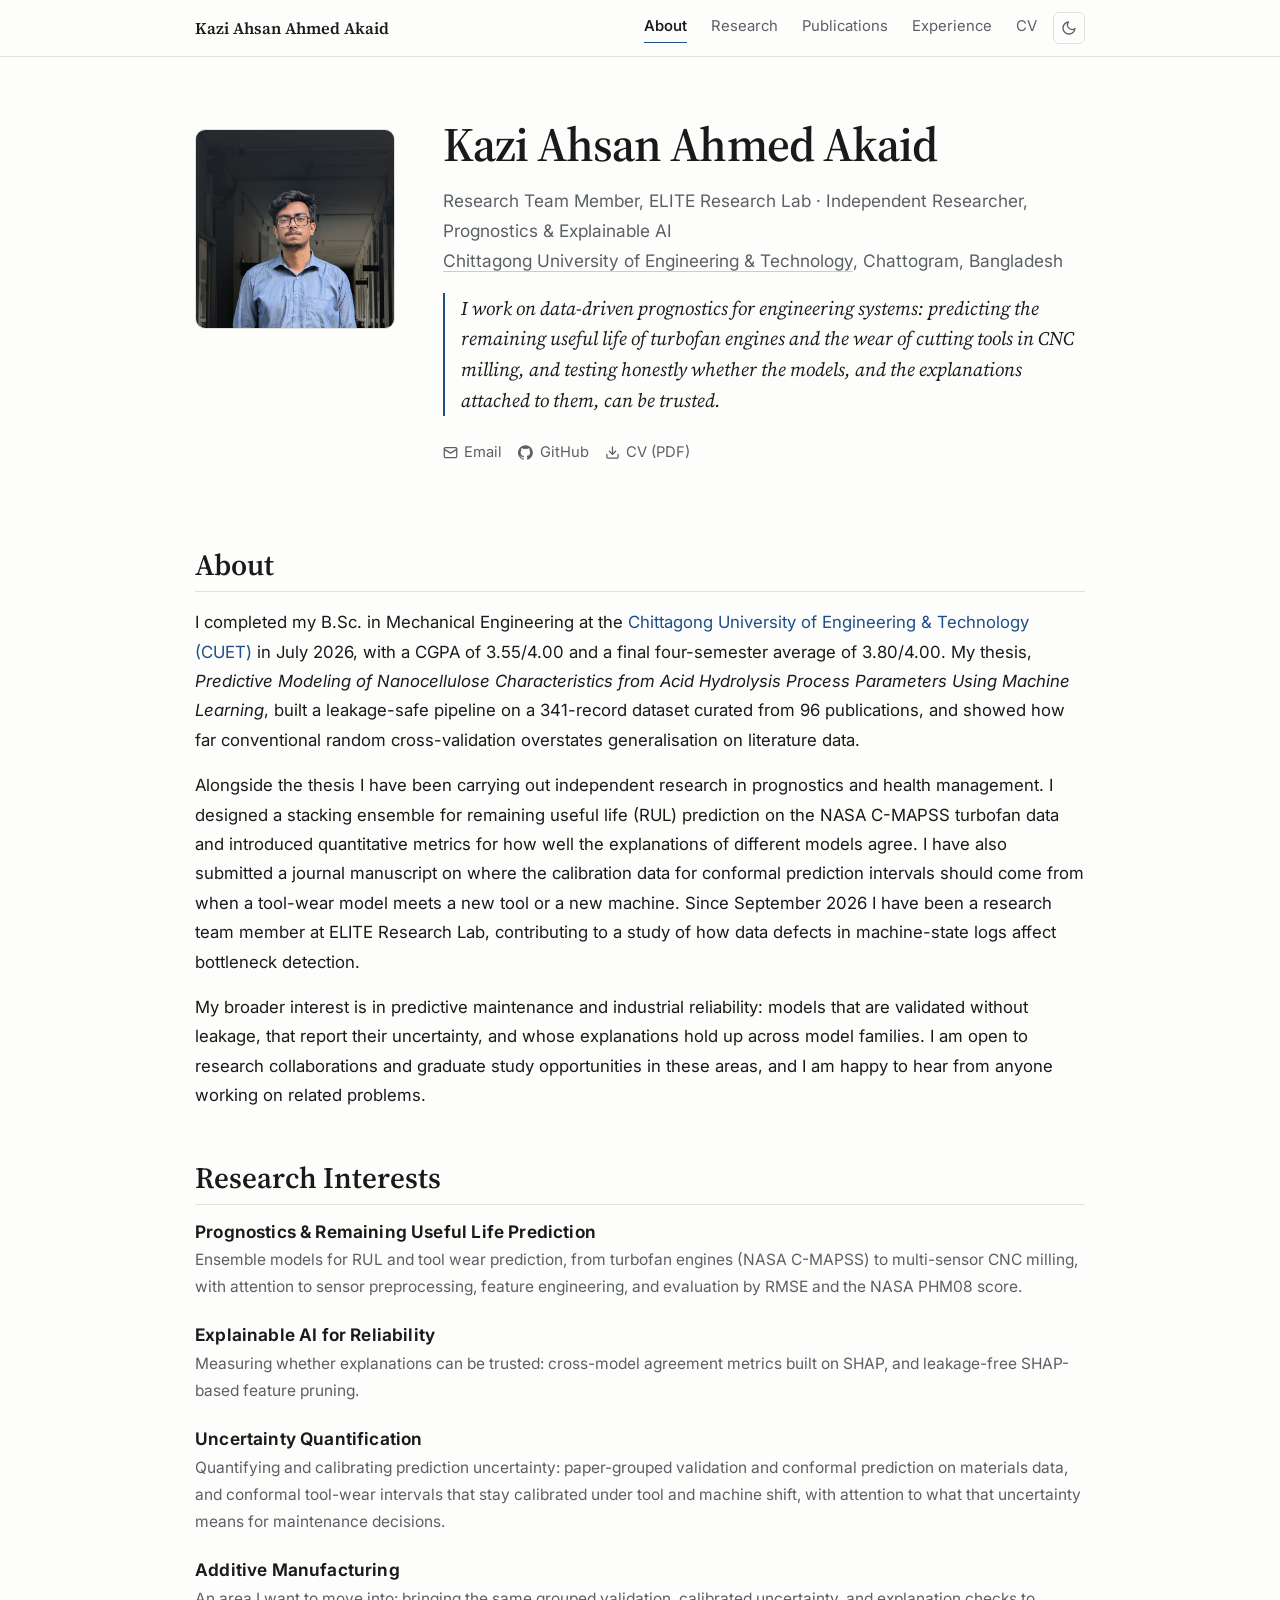
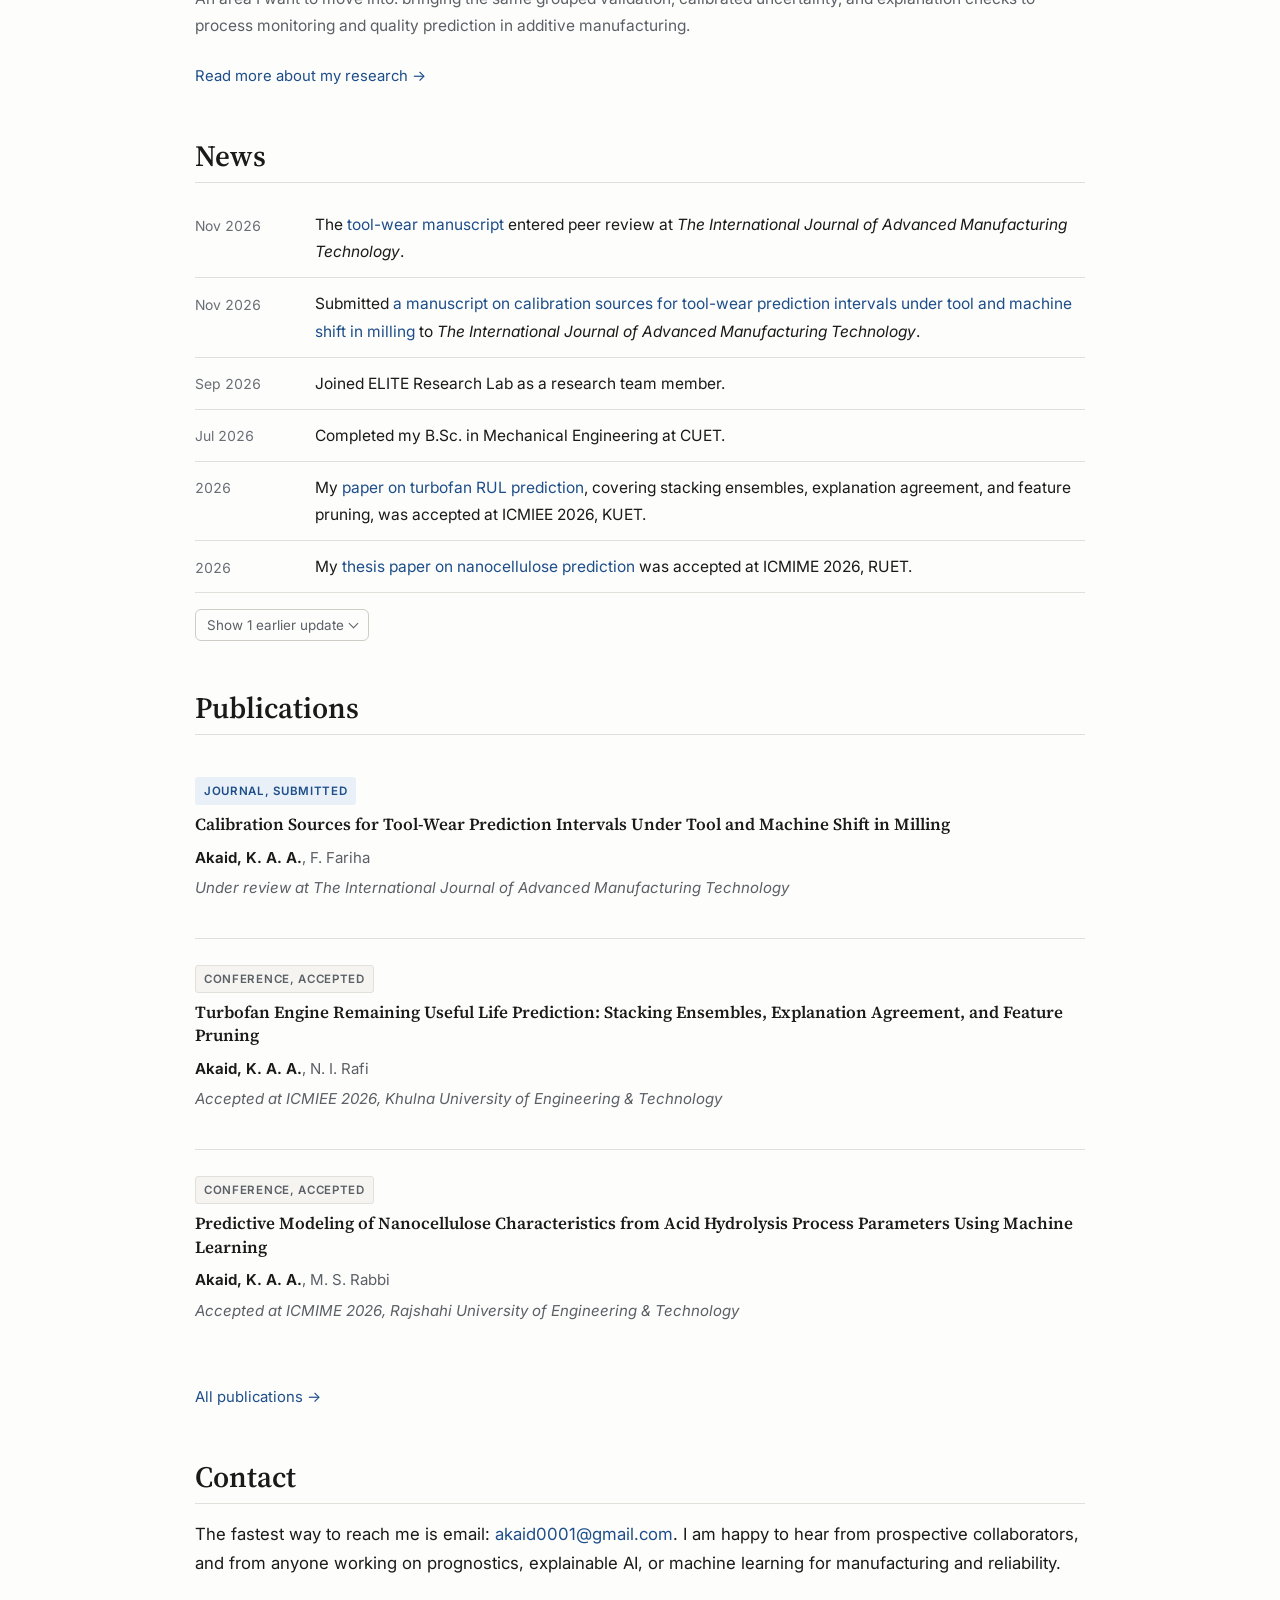
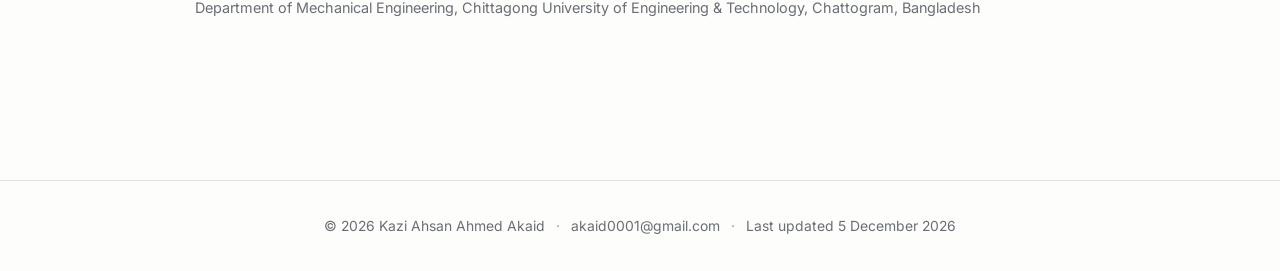
<file: index.html>
<!DOCTYPE html>
<html lang="en">
<head>
<meta charset="utf-8">
<meta name="viewport" content="width=device-width, initial-scale=1">
<title>Kazi Ahsan Ahmed Akaid</title>
<meta name="description" content="Kazi Ahsan Ahmed Akaid is a mechanical engineering graduate of CUET working on prognostics and health management, remaining useful life prediction, explainable AI, and uncertainty quantification.">
<meta name="author" content="Kazi Ahsan Ahmed Akaid">
<link rel="canonical" href="https://aakaid010.github.io/Akaid/">

<meta property="og:type" content="website">
<meta property="og:title" content="Kazi Ahsan Ahmed Akaid">
<meta property="og:description" content="Mechanical engineering graduate, CUET. Prognostics and health management, RUL prediction, explainable AI, and uncertainty quantification.">
<meta property="og:url" content="https://aakaid010.github.io/Akaid/">
<meta property="og:image" content="https://aakaid010.github.io/Akaid/assets/img/profile.jpeg">
<meta name="twitter:card" content="summary">

<link rel="icon" href="assets/img/favicon.svg" type="image/svg+xml">
<link rel="apple-touch-icon" href="assets/img/profile.jpeg">

<!-- ===== FONTS - identical on all pages ===== -->
<link rel="preconnect" href="https://fonts.googleapis.com">
<link rel="preconnect" href="https://fonts.gstatic.com" crossorigin>
<link rel="stylesheet" href="https://fonts.googleapis.com/css2?family=Inter:wght@400;500;600&family=Source+Serif+4:ital,opsz,wght@0,8..60,400;0,8..60,600;1,8..60,400&display=swap">
<link rel="stylesheet" href="assets/css/style.css">

<!-- ===== THEME INIT - identical on all pages. Must stay inline and before
      the body renders, otherwise the wrong theme flashes on load. ===== -->
<script>
(function(){try{var t=localStorage.getItem("theme");if(t==="dark"||t==="light"){document.documentElement.setAttribute("data-theme",t);}}catch(e){}})();
</script>

<!-- Structured data so search engines link the profile correctly -->
<script type="application/ld+json">
{
  "@context": "https://schema.org",
  "@type": "Person",
  "name": "Kazi Ahsan Ahmed Akaid",
  "givenName": "Kazi Ahsan Ahmed",
  "familyName": "Akaid",
  "jobTitle": "Research Team Member, ELITE Research Lab",
  "email": "mailto:akaid0001@gmail.com",
  "image": "https://aakaid010.github.io/Akaid/assets/img/profile.jpeg",
  "url": "https://aakaid010.github.io/Akaid/",
  "alumniOf": {
    "@type": "CollegeOrUniversity",
    "name": "Chittagong University of Engineering & Technology",
    "url": "https://cuet.ac.bd/"
  },
  "knowsAbout": [
    "Prognostics and Health Management",
    "Remaining Useful Life Prediction",
    "Explainable AI",
    "Uncertainty Quantification",
    "Predictive Maintenance",
    "Intelligent Manufacturing"
  ],
  "sameAs": [
    "https://github.com/aakaid010"
  ]
}
</script>
</head>
<body>
<a class="skip-link" href="#main">Skip to content</a>

<!-- ===== NAV - identical on all pages. If you edit this, edit it in every
      .html file, then run `python check.py` to confirm they still match.
      See CONTENT-GUIDE.md. ===== -->
<nav class="site-nav" aria-label="Primary">
  <div class="site-nav__inner">
    <a class="site-nav__name" href="index.html">Kazi Ahsan Ahmed Akaid</a>
    <div class="site-nav__links">
      <a href="index.html" aria-current="page">About</a>
      <a href="research.html">Research</a>
      <a href="publications.html">Publications</a>
      <a href="experience.html">Experience</a>
      <a href="cv.html">CV</a>
    </div>
    <button class="theme-toggle" type="button" aria-label="Switch to dark theme">
      <svg class="icon-sun" viewBox="0 0 24 24" fill="none" stroke="currentColor" stroke-width="2" stroke-linecap="round" aria-hidden="true"><circle cx="12" cy="12" r="4.2"/><path d="M12 2v2M12 20v2M4.9 4.9l1.4 1.4M17.7 17.7l1.4 1.4M2 12h2M20 12h2M4.9 19.1l1.4-1.4M17.7 6.3l1.4-1.4"/></svg>
      <svg class="icon-moon" viewBox="0 0 24 24" fill="none" stroke="currentColor" stroke-width="2" stroke-linecap="round" stroke-linejoin="round" aria-hidden="true"><path d="M21 12.8A9 9 0 1 1 11.2 3a7 7 0 0 0 9.8 9.8z"/></svg>
    </button>
  </div>
</nav>

<main id="main">
  <header class="hero wrap">
    <img class="hero__photo" src="assets/img/profile.jpeg" width="200" height="200"
         alt="Portrait of Kazi Ahsan Ahmed Akaid">
    <div>
      <h1 class="hero__name">Kazi Ahsan Ahmed Akaid</h1>
      <p class="hero__role">
        Research Team Member, ELITE Research Lab &middot; Independent Researcher, Prognostics &amp; Explainable AI<br>
        <a href="https://cuet.ac.bd/" target="_blank" rel="noopener">Chittagong University of Engineering &amp; Technology</a>, Chattogram, Bangladesh
      </p>
      <p class="hero__tagline">
        I work on data-driven prognostics for engineering systems: predicting
        the remaining useful life of turbofan engines and the wear of
        cutting tools in CNC milling, and testing honestly whether the models, and the
        explanations attached to them, can be trusted.
      </p>
      <div class="contact-row">
        <a href="mailto:akaid0001@gmail.com">
          <svg viewBox="0 0 24 24" fill="none" stroke="currentColor" stroke-width="2" stroke-linecap="round" stroke-linejoin="round" aria-hidden="true"><rect x="2" y="4" width="20" height="16" rx="2"/><path d="m2 7 10 6 10-6"/></svg>
          Email
        </a>
        <a href="https://github.com/aakaid010" target="_blank" rel="noopener">
          <svg viewBox="0 0 24 24" fill="currentColor" aria-hidden="true"><path d="M12 .3a12 12 0 0 0-3.8 23.4c.6.1.8-.3.8-.6v-2c-3.3.7-4-1.6-4-1.6-.6-1.4-1.4-1.8-1.4-1.8-1-.7.1-.7.1-.7 1.2.1 1.8 1.2 1.8 1.2 1 1.8 2.8 1.3 3.5 1 .1-.8.4-1.3.7-1.6-2.7-.3-5.5-1.3-5.5-5.9 0-1.3.5-2.4 1.2-3.2-.1-.3-.5-1.5.1-3.2 0 0 1-.3 3.3 1.2a11.5 11.5 0 0 1 6 0c2.3-1.5 3.3-1.2 3.3-1.2.6 1.7.2 2.9.1 3.2.8.8 1.2 1.9 1.2 3.2 0 4.6-2.8 5.6-5.5 5.9.4.4.8 1.1.8 2.2v3.3c0 .3.2.7.8.6A12 12 0 0 0 12 .3"/></svg>
          GitHub
        </a>
        <a href="https://drive.google.com/file/d/1CaIOIdq3YUgkPrlNqhBByIPLoSY4898H/view?usp=sharing" target="_blank" rel="noopener">
          <svg viewBox="0 0 24 24" fill="none" stroke="currentColor" stroke-width="2" stroke-linecap="round" stroke-linejoin="round" aria-hidden="true"><path d="M21 15v4a2 2 0 0 1-2 2H5a2 2 0 0 1-2-2v-4"/><path d="m7 10 5 5 5-5"/><path d="M12 15V3"/></svg>
          CV (PDF)
        </a>
      </div>
    </div>
  </header>

  <div class="wrap">

    <section id="about">
      <h2>About</h2>
      <p>
        I completed my B.Sc. in Mechanical Engineering at the
        <a href="https://cuet.ac.bd/" target="_blank" rel="noopener">Chittagong University of Engineering &amp; Technology (CUET)</a>
        in July&nbsp;2026, with a CGPA of 3.55/4.00 and a final four-semester
        average of 3.80/4.00. My thesis, <em>Predictive Modeling of Nanocellulose
        Characteristics from Acid Hydrolysis Process Parameters Using Machine
        Learning</em>, built a leakage-safe pipeline on a 341-record dataset
        curated from 96 publications, and showed how far conventional random
        cross-validation overstates generalisation on literature data.
      </p>
      <p>
        Alongside the thesis I have been carrying out independent research in
        prognostics and health management. I designed a stacking ensemble for
        remaining useful life (RUL) prediction on the NASA C-MAPSS turbofan
        data and introduced quantitative metrics for how well the explanations
        of different models agree. I have also submitted a journal manuscript
        on where the calibration data for conformal prediction intervals should
        come from when a tool-wear model meets a new tool or a new machine.
        Since September&nbsp;2026 I have been a research team member at
        ELITE Research Lab, contributing to a study of how data defects in
        machine-state logs affect bottleneck detection.
      </p>
      <p>
        My broader interest is in predictive maintenance and industrial
        reliability: models that are validated without leakage, that report
        their uncertainty, and whose explanations hold up across model
        families. I am open to research collaborations and graduate study
        opportunities in these areas, and I am happy to hear from anyone
        working on related problems.
      </p>
    </section>

    <section id="interests">
      <h2>Research Interests</h2>

      <div class="interest">
        <h3>Prognostics &amp; Remaining Useful Life Prediction</h3>
        <p>
          Ensemble models for RUL and tool wear prediction,
          from turbofan engines (NASA C-MAPSS) to multi-sensor CNC milling,
          with attention to sensor preprocessing, feature engineering, and
          evaluation by RMSE and the NASA PHM08 score.
        </p>
      </div>

      <div class="interest">
        <h3>Explainable AI for Reliability</h3>
        <p>
          Measuring whether explanations can be trusted: cross-model agreement
          metrics built on SHAP, and leakage-free SHAP-based feature pruning.
        </p>
      </div>

      <div class="interest">
        <h3>Uncertainty Quantification</h3>
        <p>
          Quantifying and calibrating prediction uncertainty: paper-grouped
          validation and conformal prediction on materials data, and conformal
          tool-wear intervals that stay calibrated under tool and machine
          shift, with attention to what that uncertainty means for maintenance
          decisions.
        </p>
      </div>

      <div class="interest">
        <h3>Additive Manufacturing</h3>
        <p>
          An area I want to move into: bringing the same grouped validation,
          calibrated uncertainty, and explanation checks to process monitoring
          and quality prediction in additive manufacturing.
        </p>
      </div>

      <p class="section-more">
        <a href="research.html">Read more about my research &rarr;</a>
      </p>
    </section>

    <section id="news">
      <h2>News</h2>
      <!-- ===== NEWS - newest first. To add an item, copy one <li> block. ===== -->
      <ul class="news">
        <li>
          <time datetime="2026-11">Nov 2026</time>
          <p>The <a href="publications.html#pub-toolwear">tool-wear manuscript</a> entered peer review at <em>The International Journal of Advanced Manufacturing Technology</em>.</p>
        </li>
        <li>
          <time datetime="2026-11">Nov 2026</time>
          <p>Submitted <a href="publications.html#pub-toolwear">a manuscript on calibration sources for tool-wear prediction intervals under tool and machine shift in milling</a> to <em>The International Journal of Advanced Manufacturing Technology</em>.</p>
        </li>
        <li>
          <time datetime="2026-09">Sep 2026</time>
          <p>Joined ELITE Research Lab as a research team member.</p>
        </li>
        <li>
          <time datetime="2026-07">Jul 2026</time>
          <p>Completed my B.Sc. in Mechanical Engineering at CUET.</p>
        </li>
        <li>
          <time datetime="2026">2026</time>
          <p>My <a href="publications.html#pub-cmapss-2026">paper on turbofan RUL prediction</a>, covering stacking ensembles, explanation agreement, and feature pruning, was accepted at ICMIEE 2026, KUET.</p>
        </li>
        <li>
          <time datetime="2026">2026</time>
          <p>My <a href="publications.html#pub-nanocellulose-2026">thesis paper on nanocellulose prediction</a> was accepted at ICMIME 2026, RUET.</p>
        </li>
        <li>
          <time datetime="2025">2025</time>
          <p>Started independent research in prognostics and explainable AI, and began my undergraduate thesis on machine learning for nanocellulose characteristics.</p>
        </li>
      </ul>
    </section>

    <section id="publications">
      <h2>Publications</h2>

      <!-- Publication entries are maintained in full on publications.html.
           These summaries mirror that list; keep the two in sync. -->
      <article class="pub" id="pub-toolwear">
        <span class="tag">Journal, submitted</span>
        <h3 class="pub__title">Calibration Sources for Tool-Wear Prediction Intervals Under Tool and Machine Shift in Milling</h3>
        <p class="pub__authors"><span class="me">Akaid, K. A. A.</span>, F. Fariha</p>
        <p class="pub__venue">Under review at <em>The International Journal of Advanced Manufacturing Technology</em></p>
      </article>

      <article class="pub" id="pub-cmapss-2026">
        <span class="tag tag--muted">Conference, accepted</span>
        <h3 class="pub__title">Turbofan Engine Remaining Useful Life Prediction: Stacking Ensembles, Explanation Agreement, and Feature Pruning</h3>
        <p class="pub__authors"><span class="me">Akaid, K. A. A.</span>, N. I. Rafi</p>
        <p class="pub__venue">Accepted at ICMIEE 2026, Khulna University of Engineering &amp; Technology</p>
      </article>

      <article class="pub" id="pub-nanocellulose-2026">
        <span class="tag tag--muted">Conference, accepted</span>
        <h3 class="pub__title">Predictive Modeling of Nanocellulose Characteristics from Acid Hydrolysis Process Parameters Using Machine Learning</h3>
        <p class="pub__authors"><span class="me">Akaid, K. A. A.</span>, M. S. Rabbi</p>
        <p class="pub__venue">Accepted at ICMIME 2026, Rajshahi University of Engineering &amp; Technology</p>
      </article>

      <p class="section-more">
        <a href="publications.html">All publications &rarr;</a>
      </p>
    </section>

    <section id="contact">
      <h2>Contact</h2>
      <p>
        The fastest way to reach me is email:
        <a href="mailto:akaid0001@gmail.com">akaid0001@gmail.com</a>.
        I am happy to hear from prospective collaborators, and from anyone
        working on prognostics, explainable AI, or machine learning for
        manufacturing and reliability.
      </p>
      <p class="faint">
        Department of Mechanical Engineering, Chittagong University of
        Engineering &amp; Technology, Chattogram, Bangladesh
      </p>
    </section>

  </div>
</main>

<!-- ===== FOOTER - identical on all pages ===== -->
<footer class="site-footer">
  <div class="site-footer__inner">
    <p>
      &copy; <span id="year">2026</span> Kazi Ahsan Ahmed Akaid
      <span class="sep" aria-hidden="true">&middot;</span>
      <a href="mailto:akaid0001@gmail.com">akaid0001@gmail.com</a>
      <span class="sep" aria-hidden="true">&middot;</span>
      <span class="nowrap">Last updated <time id="updated" datetime="2026-11-22">22 November 2026</time></span>
    </p>
  </div>
</footer>

<script src="assets/js/main.js"></script>
</body>
</html>
</file>
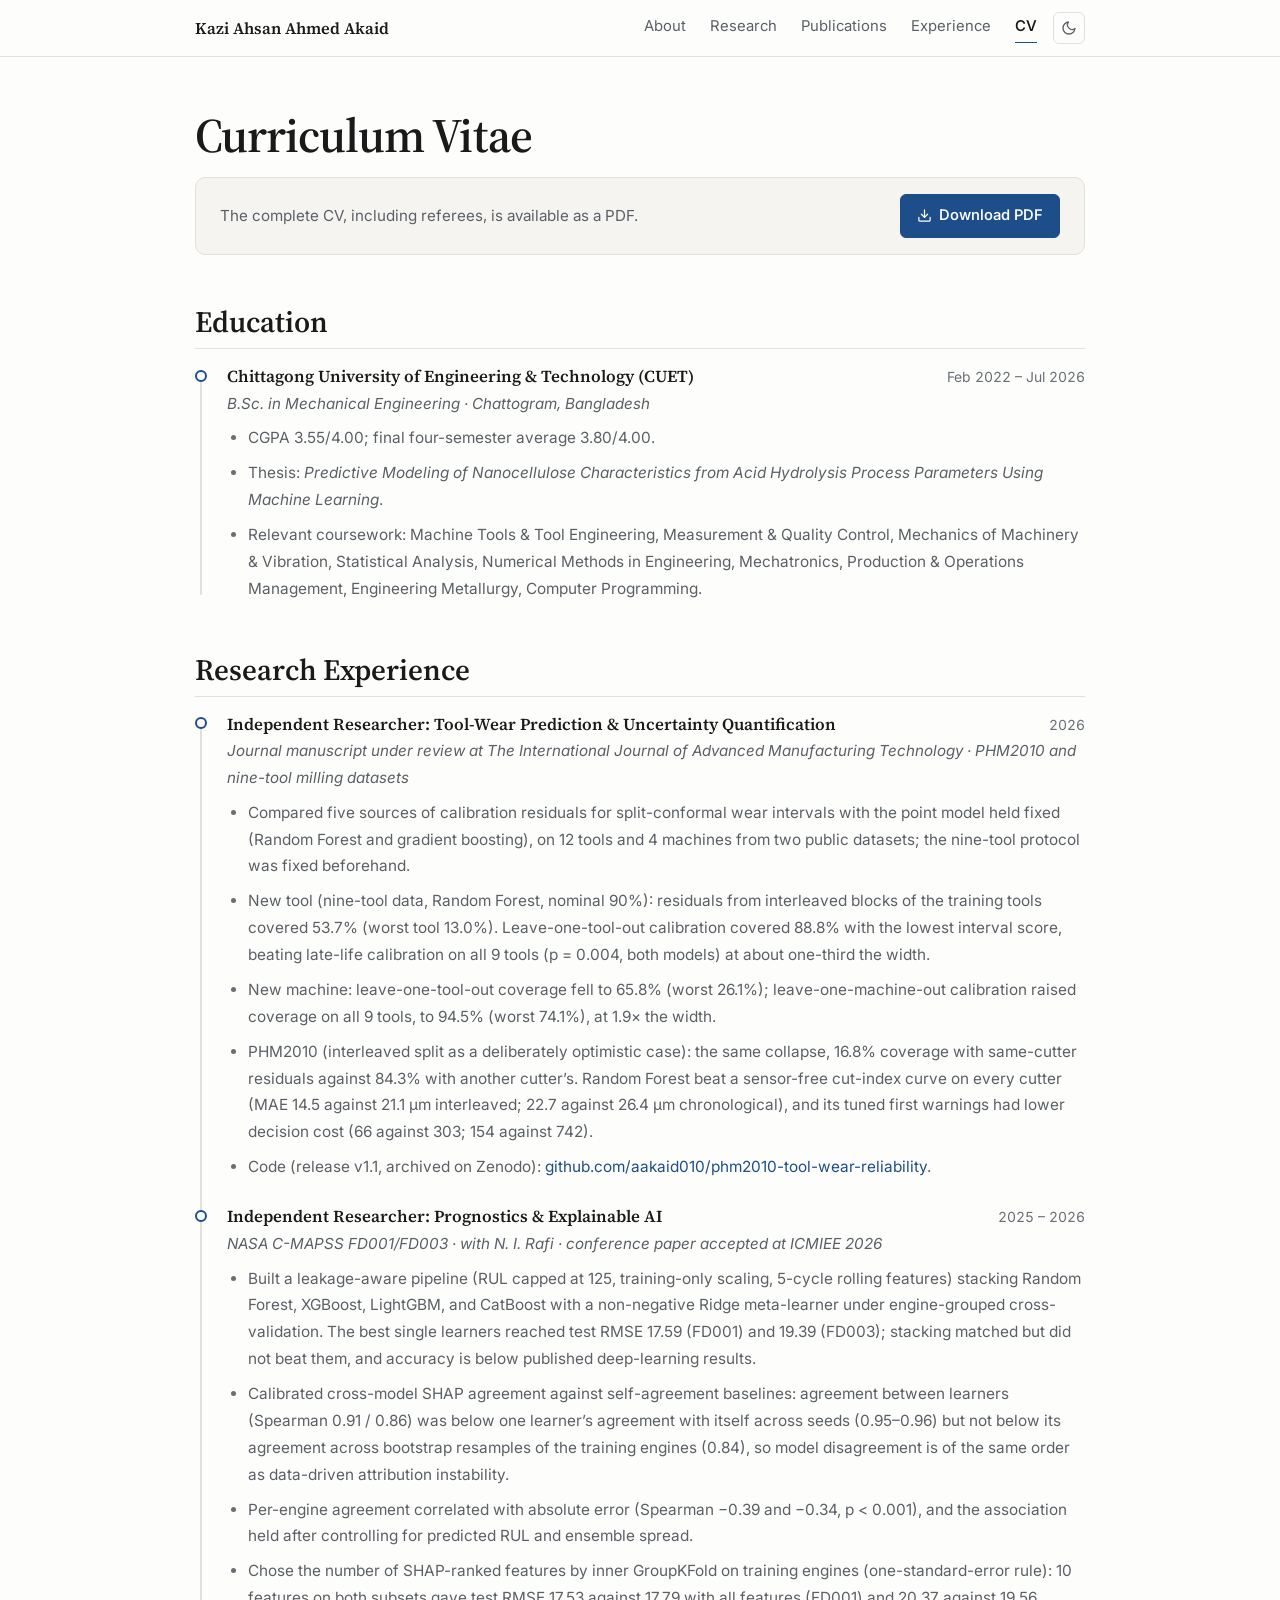
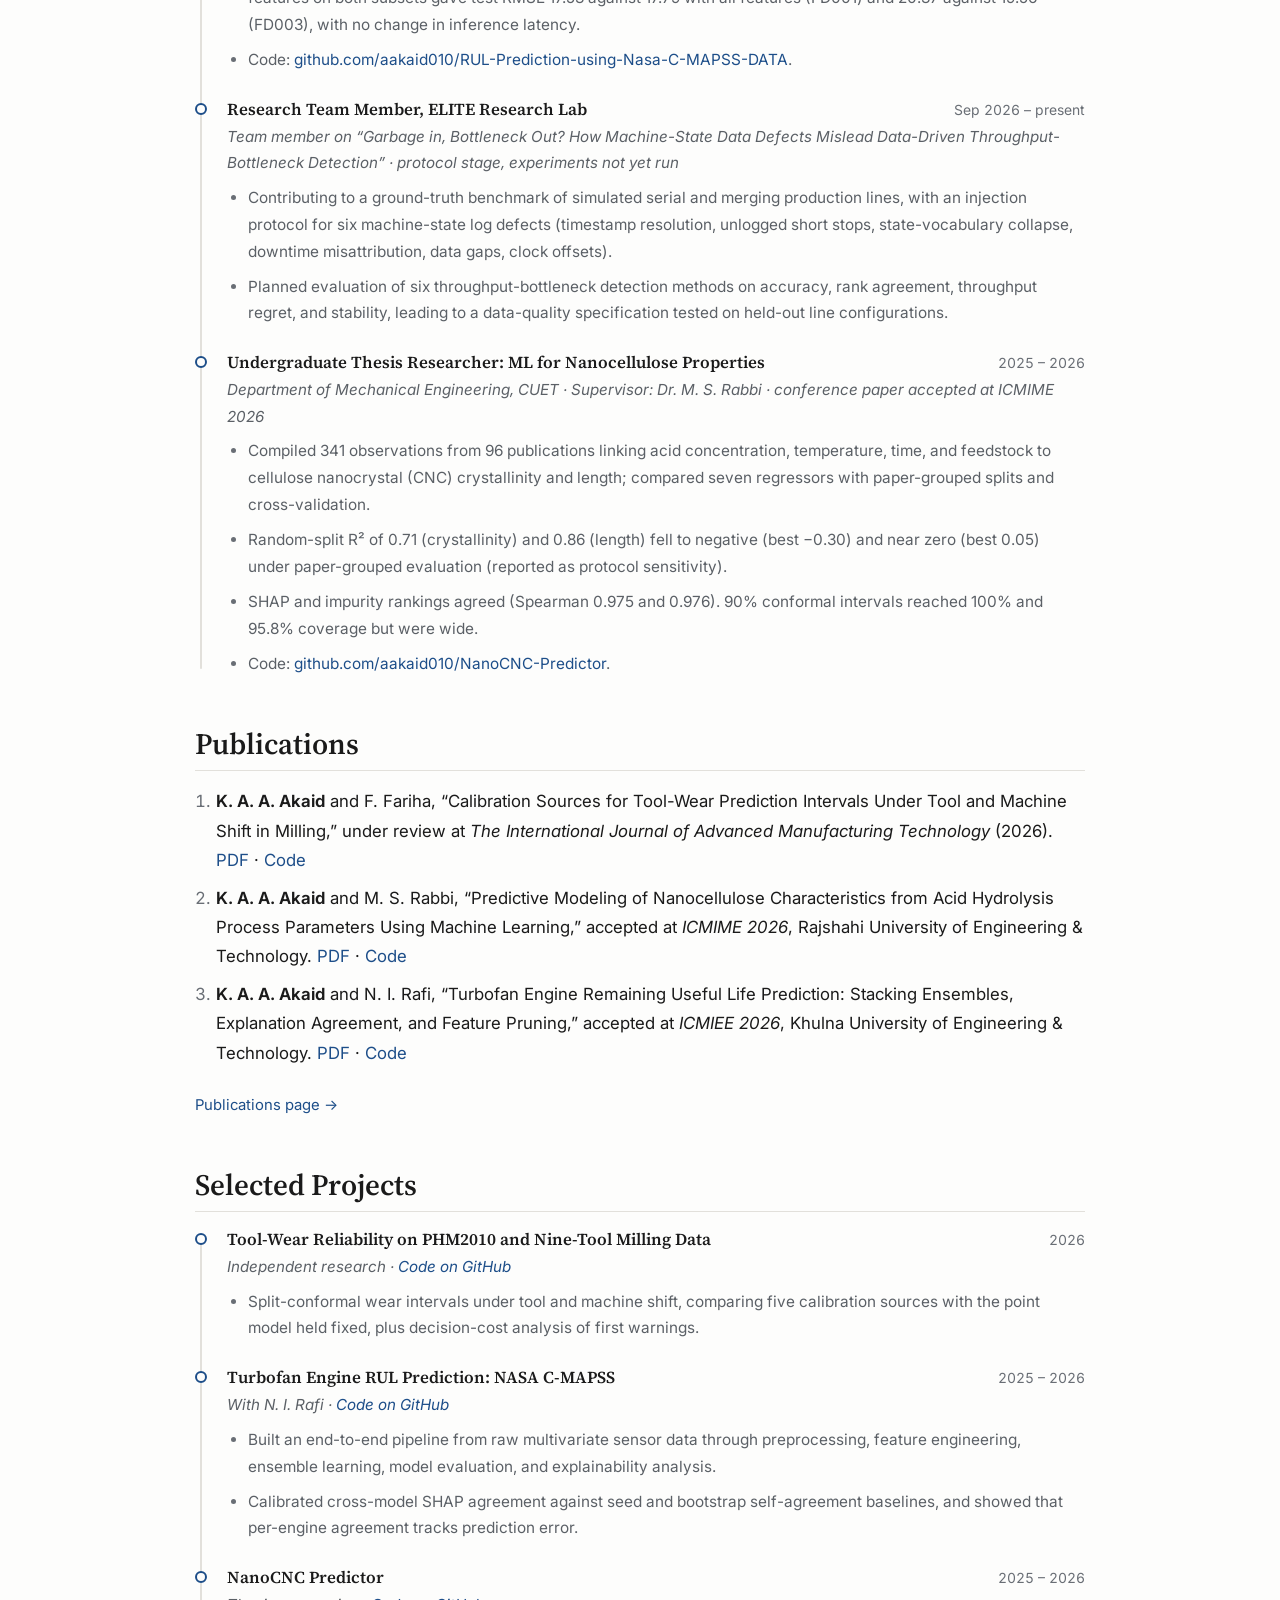
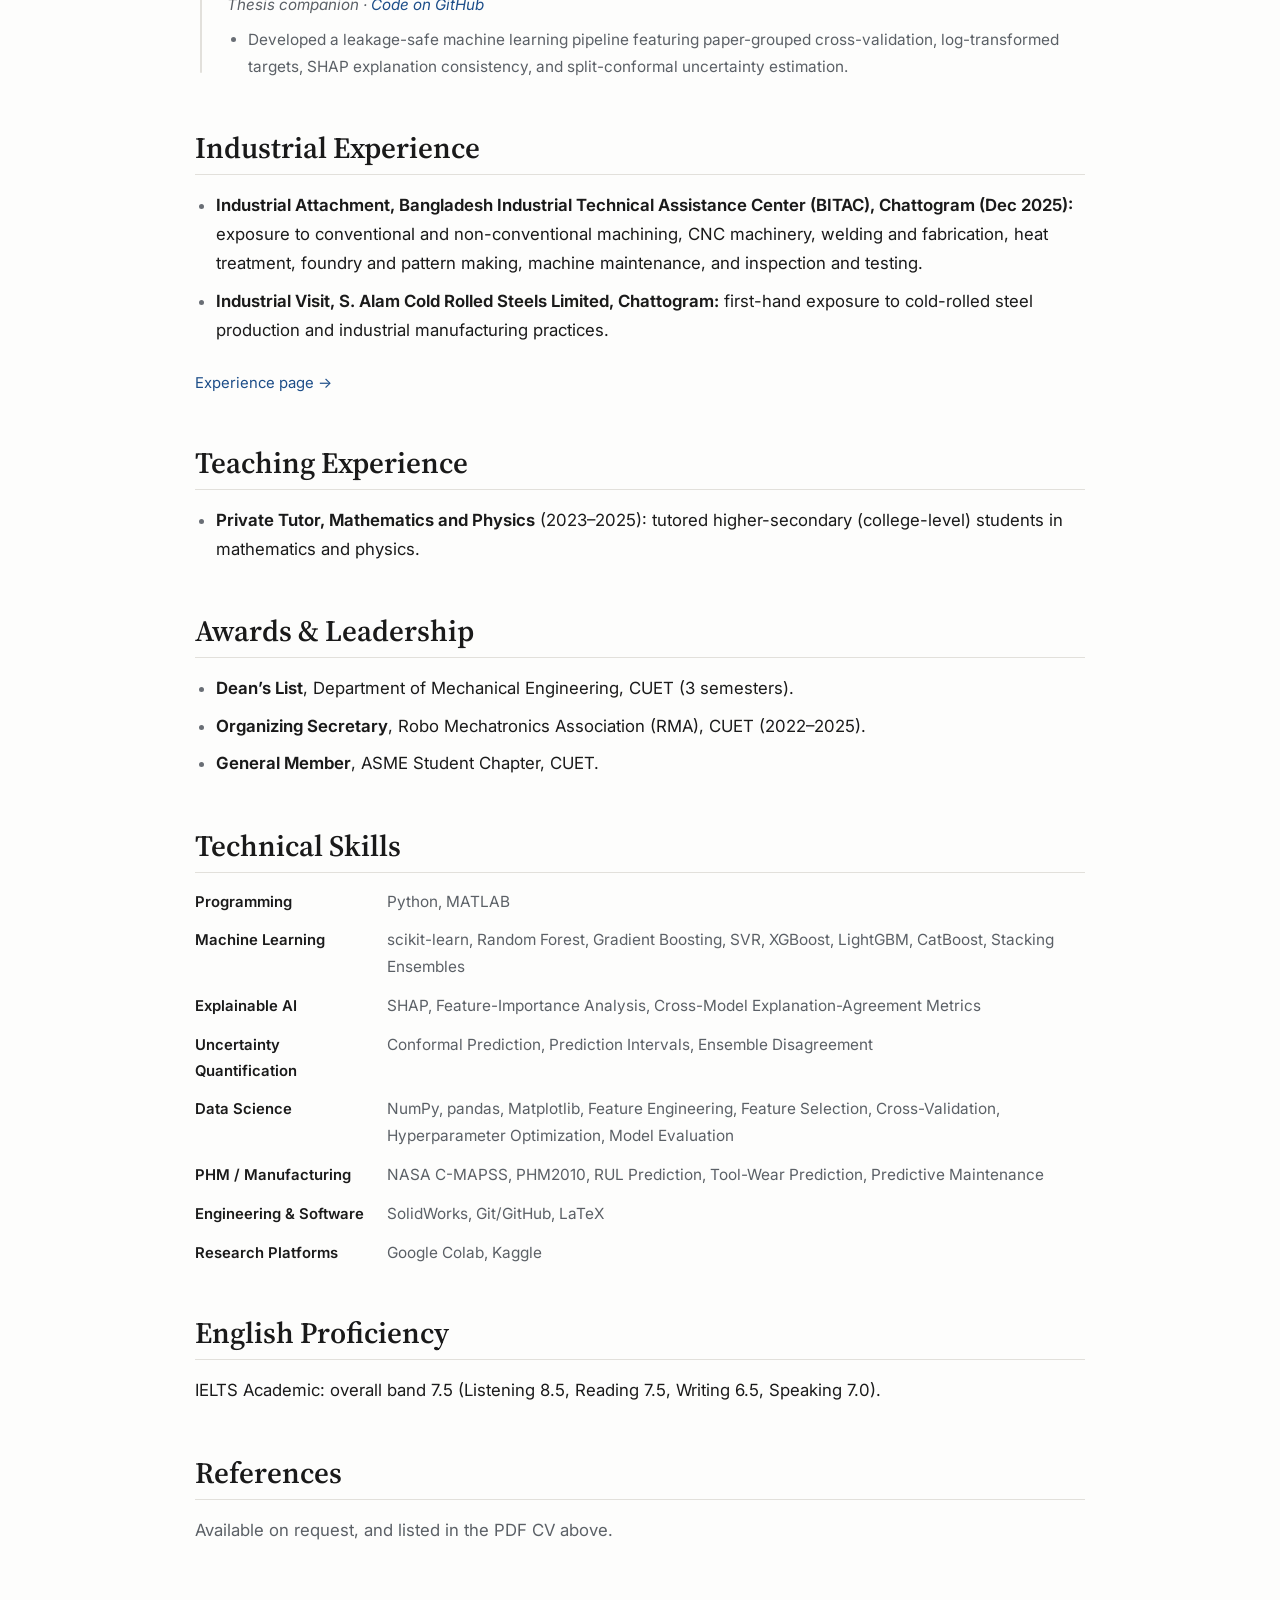
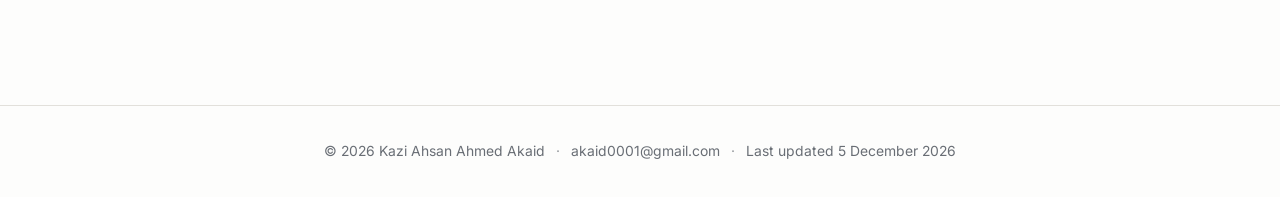
<file: cv.html>
<!DOCTYPE html>
<html lang="en">
<head>
<meta charset="utf-8">
<meta name="viewport" content="width=device-width, initial-scale=1">
<title>CV &middot; Kazi Ahsan Ahmed Akaid</title>
<meta name="description" content="Curriculum vitae of Kazi Ahsan Ahmed Akaid: education, research experience, publications, projects, and skills.">
<meta name="author" content="Kazi Ahsan Ahmed Akaid">
<link rel="canonical" href="https://aakaid010.github.io/Akaid/cv.html">

<meta property="og:type" content="website">
<meta property="og:title" content="CV · Kazi Ahsan Ahmed Akaid">
<meta property="og:description" content="Education, research experience, publications, projects, and skills.">
<meta property="og:url" content="https://aakaid010.github.io/Akaid/cv.html">
<meta property="og:image" content="https://aakaid010.github.io/Akaid/assets/img/profile.jpeg">
<meta name="twitter:card" content="summary">

<link rel="icon" href="assets/img/favicon.svg" type="image/svg+xml">
<link rel="apple-touch-icon" href="assets/img/profile.jpeg">

<!-- ===== FONTS - identical on all pages ===== -->
<link rel="preconnect" href="https://fonts.googleapis.com">
<link rel="preconnect" href="https://fonts.gstatic.com" crossorigin>
<link rel="stylesheet" href="https://fonts.googleapis.com/css2?family=Inter:wght@400;500;600&family=Source+Serif+4:ital,opsz,wght@0,8..60,400;0,8..60,600;1,8..60,400&display=swap">
<link rel="stylesheet" href="assets/css/style.css">

<!-- ===== THEME INIT - identical on all pages. Must stay inline and before
      the body renders, otherwise the wrong theme flashes on load. ===== -->
<script>
(function(){try{var t=localStorage.getItem("theme");if(t==="dark"||t==="light"){document.documentElement.setAttribute("data-theme",t);}}catch(e){}})();
</script>
</head>
<body>
<a class="skip-link" href="#main">Skip to content</a>

<!-- ===== NAV - identical on all pages. If you edit this, edit it in every
      .html file, then run `python check.py` to confirm they still match.
      See CONTENT-GUIDE.md. ===== -->
<nav class="site-nav" aria-label="Primary">
  <div class="site-nav__inner">
    <a class="site-nav__name" href="index.html">Kazi Ahsan Ahmed Akaid</a>
    <div class="site-nav__links">
      <a href="index.html">About</a>
      <a href="research.html">Research</a>
      <a href="publications.html">Publications</a>
      <a href="experience.html">Experience</a>
      <a href="cv.html" aria-current="page">CV</a>
    </div>
    <button class="theme-toggle" type="button" aria-label="Switch to dark theme">
      <svg class="icon-sun" viewBox="0 0 24 24" fill="none" stroke="currentColor" stroke-width="2" stroke-linecap="round" aria-hidden="true"><circle cx="12" cy="12" r="4.2"/><path d="M12 2v2M12 20v2M4.9 4.9l1.4 1.4M17.7 17.7l1.4 1.4M2 12h2M20 12h2M4.9 19.1l1.4-1.4M17.7 6.3l1.4-1.4"/></svg>
      <svg class="icon-moon" viewBox="0 0 24 24" fill="none" stroke="currentColor" stroke-width="2" stroke-linecap="round" stroke-linejoin="round" aria-hidden="true"><path d="M21 12.8A9 9 0 1 1 11.2 3a7 7 0 0 0 9.8 9.8z"/></svg>
    </button>
  </div>
</nav>

<main id="main">
  <div class="wrap">

    <header class="page-head">
      <h1>Curriculum Vitae</h1>
    </header>

    <div class="callout">
      <p>The complete CV, including referees, is available as a PDF.</p>
      <a class="btn" href="https://drive.google.com/file/d/1CaIOIdq3YUgkPrlNqhBByIPLoSY4898H/view?usp=sharing" target="_blank" rel="noopener">
        <svg viewBox="0 0 24 24" fill="none" stroke="currentColor" stroke-width="2" stroke-linecap="round" stroke-linejoin="round" aria-hidden="true"><path d="M21 15v4a2 2 0 0 1-2 2H5a2 2 0 0 1-2-2v-4"/><path d="m7 10 5 5 5-5"/><path d="M12 15V3"/></svg>
        Download PDF
      </a>
    </div>

    <section id="education">
      <h2>Education</h2>
      <div class="timeline">
      <div class="entry">
        <div class="entry__head">
          <h3 class="entry__title">Chittagong University of Engineering &amp; Technology (CUET)</h3>
          <span class="entry__date">Feb 2022 &ndash; Jul 2026</span>
        </div>
        <p class="entry__sub">B.Sc. in Mechanical Engineering &middot; Chattogram, Bangladesh</p>
        <ul>
          <li>CGPA 3.55/4.00; final four-semester average 3.80/4.00.</li>
          <li>Thesis: <em>Predictive Modeling of Nanocellulose Characteristics from Acid Hydrolysis Process Parameters Using Machine Learning</em>.</li>
          <li>Relevant coursework: Machine Tools &amp; Tool Engineering, Measurement &amp; Quality Control, Mechanics of Machinery &amp; Vibration, Statistical Analysis, Numerical Methods in Engineering, Mechatronics, Production &amp; Operations Management, Engineering Metallurgy, Computer Programming.</li>
        </ul>
      </div>
      </div>
    </section>

    <section id="experience">
      <h2>Research Experience</h2>
      <div class="timeline">
      <div class="entry">
        <div class="entry__head">
          <h3 class="entry__title">Independent Researcher: Tool-Wear Prediction &amp; Uncertainty Quantification</h3>
          <span class="entry__date">2026</span>
        </div>
        <p class="entry__sub">Journal manuscript under review at <em>The International Journal of Advanced Manufacturing Technology</em> &middot; PHM2010 and nine-tool milling datasets</p>
        <ul>
          <li>Compared five sources of calibration residuals for split-conformal wear intervals with the point model held fixed (Random Forest and gradient boosting), on 12 tools and 4 machines from two public datasets; the nine-tool protocol was fixed beforehand.</li>
          <li>New tool (nine-tool data, Random Forest, nominal 90%): residuals from interleaved blocks of the training tools covered 53.7% (worst tool 13.0%). Leave-one-tool-out calibration covered 88.8% with the lowest interval score, beating late-life calibration on all 9 tools (p&nbsp;=&nbsp;0.004, both models) at about one-third the width.</li>
          <li>New machine: leave-one-tool-out coverage fell to 65.8% (worst 26.1%); leave-one-machine-out calibration raised coverage on all 9 tools, to 94.5% (worst 74.1%), at 1.9&times; the width.</li>
          <li>PHM2010 (interleaved split as a deliberately optimistic case): the same collapse, 16.8% coverage with same-cutter residuals against 84.3% with another cutter&rsquo;s. Random Forest beat a sensor-free cut-index curve on every cutter (MAE 14.5 against 21.1&nbsp;&micro;m interleaved; 22.7 against 26.4&nbsp;&micro;m chronological), and its tuned first warnings had lower decision cost (66 against 303; 154 against 742).</li>
          <li>Code (release v1.1, archived on Zenodo): <a href="https://github.com/aakaid010/phm2010-tool-wear-reliability" target="_blank" rel="noopener">github.com/aakaid010/phm2010-tool-wear-reliability</a>.</li>
        </ul>
      </div>

      <div class="entry">
        <div class="entry__head">
          <h3 class="entry__title">Independent Researcher: Prognostics &amp; Explainable AI</h3>
          <span class="entry__date">2025 &ndash; 2026</span>
        </div>
        <p class="entry__sub">NASA C-MAPSS FD001/FD003 &middot; with N. I. Rafi &middot; conference paper accepted at ICMIEE 2026</p>
        <ul>
          <li>Built a leakage-aware pipeline (RUL capped at 125, training-only scaling, 5-cycle rolling features) stacking Random Forest, XGBoost, LightGBM, and CatBoost with a non-negative Ridge meta-learner under engine-grouped cross-validation. The best single learners reached test RMSE 17.59 (FD001) and 19.39 (FD003); stacking matched but did not beat them, and accuracy is below published deep-learning results.</li>
          <li>Calibrated cross-model SHAP agreement against self-agreement baselines: agreement between learners (Spearman 0.91 / 0.86) was below one learner&rsquo;s agreement with itself across seeds (0.95&ndash;0.96) but not below its agreement across bootstrap resamples of the training engines (0.84), so model disagreement is of the same order as data-driven attribution instability.</li>
          <li>Per-engine agreement correlated with absolute error (Spearman &minus;0.39 and &minus;0.34, p&nbsp;&lt;&nbsp;0.001), and the association held after controlling for predicted RUL and ensemble spread.</li>
          <li>Chose the number of SHAP-ranked features by inner GroupKFold on training engines (one-standard-error rule): 10 features on both subsets gave test RMSE 17.53 against 17.79 with all features (FD001) and 20.37 against 19.56 (FD003), with no change in inference latency.</li>
          <li>Code: <a href="https://github.com/aakaid010/RUL-Prediction-using-Nasa-C-MAPSS-DATA" target="_blank" rel="noopener">github.com/aakaid010/RUL-Prediction-using-Nasa-C-MAPSS-DATA</a>.</li>
        </ul>
      </div>

      <div class="entry">
        <div class="entry__head">
          <h3 class="entry__title">Research Team Member, ELITE Research Lab</h3>
          <span class="entry__date">Sep 2026 &ndash; present</span>
        </div>
        <p class="entry__sub">Team member on &ldquo;Garbage in, Bottleneck Out? How Machine-State Data Defects Mislead Data-Driven Throughput-Bottleneck Detection&rdquo; &middot; protocol stage, experiments not yet run</p>
        <ul>
          <li>Contributing to a ground-truth benchmark of simulated serial and merging production lines, with an injection protocol for six machine-state log defects (timestamp resolution, unlogged short stops, state-vocabulary collapse, downtime misattribution, data gaps, clock offsets).</li>
          <li>Planned evaluation of six throughput-bottleneck detection methods on accuracy, rank agreement, throughput regret, and stability, leading to a data-quality specification tested on held-out line configurations.</li>
        </ul>
      </div>

      <div class="entry">
        <div class="entry__head">
          <h3 class="entry__title">Undergraduate Thesis Researcher: ML for Nanocellulose Properties</h3>
          <span class="entry__date">2025 &ndash; 2026</span>
        </div>
        <p class="entry__sub">Department of Mechanical Engineering, CUET &middot; Supervisor: Dr. M. S. Rabbi &middot; conference paper accepted at ICMIME 2026</p>
        <ul>
          <li>Compiled 341 observations from 96 publications linking acid concentration, temperature, time, and feedstock to cellulose nanocrystal (CNC) crystallinity and length; compared seven regressors with paper-grouped splits and cross-validation.</li>
          <li>Random-split R&sup2; of 0.71 (crystallinity) and 0.86 (length) fell to negative (best &minus;0.30) and near zero (best 0.05) under paper-grouped evaluation (reported as protocol sensitivity).</li>
          <li>SHAP and impurity rankings agreed (Spearman 0.975 and 0.976). 90% conformal intervals reached 100% and 95.8% coverage but were wide.</li>
          <li>Code: <a href="https://github.com/aakaid010/NanoCNC-Predictor" target="_blank" rel="noopener">github.com/aakaid010/NanoCNC-Predictor</a>.</li>
        </ul>
      </div>
      </div>
    </section>

    <section id="publications">
      <h2>Publications</h2>
      <ol>
        <li>
          <strong>K. A. A. Akaid</strong> and F. Fariha,
          &ldquo;Calibration Sources for Tool-Wear Prediction Intervals Under Tool and Machine Shift in Milling,&rdquo;
          under review at <em>The International Journal of Advanced Manufacturing Technology</em> (2026).
          <a href="https://drive.google.com/file/d/1TyT5xRjjECq4xVHNZ_pbLGV1PhYtpohX/view?usp=sharing" target="_blank" rel="noopener">PDF</a> &middot;
          <a href="https://github.com/aakaid010/phm2010-tool-wear-reliability" target="_blank" rel="noopener">Code</a>
        </li>
        <li>
          <strong>K. A. A. Akaid</strong> and M. S. Rabbi,
          &ldquo;Predictive Modeling of Nanocellulose Characteristics from Acid Hydrolysis Process Parameters Using Machine Learning,&rdquo;
          accepted at <em>ICMIME 2026</em>, Rajshahi University of Engineering &amp; Technology.
          <a href="https://drive.google.com/file/d/1_D_SaeRuk-Vn8vOxQsK2rfXWs-V7PkDj/view?usp=sharing" target="_blank" rel="noopener">PDF</a> &middot;
          <a href="https://github.com/aakaid010/NanoCNC-Predictor" target="_blank" rel="noopener">Code</a>
        </li>
        <li>
          <strong>K. A. A. Akaid</strong> and N. I. Rafi,
          &ldquo;Turbofan Engine Remaining Useful Life Prediction: Stacking Ensembles, Explanation Agreement, and Feature Pruning,&rdquo;
          accepted at <em>ICMIEE 2026</em>, Khulna University of Engineering &amp; Technology.
          <a href="https://drive.google.com/file/d/1jnvUd8DmauOi2-mee64Rz53QsE6EZbjF/view?usp=sharing" target="_blank" rel="noopener">PDF</a> &middot;
          <a href="https://github.com/aakaid010/RUL-Prediction-using-Nasa-C-MAPSS-DATA" target="_blank" rel="noopener">Code</a>
        </li>
      </ol>
      <p class="section-more"><a href="publications.html">Publications page &rarr;</a></p>
    </section>

    <section id="research-experience">
      <h2>Selected Projects</h2>

      <div class="timeline">
      <div class="entry">
        <div class="entry__head">
          <h3 class="entry__title">Tool-Wear Reliability on PHM2010 and Nine-Tool Milling Data</h3>
          <span class="entry__date">2026</span>
        </div>
        <p class="entry__sub">Independent research &middot; <a href="https://github.com/aakaid010/phm2010-tool-wear-reliability" target="_blank" rel="noopener">Code on GitHub</a></p>
        <ul>
          <li>Split-conformal wear intervals under tool and machine shift, comparing five calibration sources with the point model held fixed, plus decision-cost analysis of first warnings.</li>
        </ul>
      </div>

      <div class="entry">
        <div class="entry__head">
          <h3 class="entry__title">Turbofan Engine RUL Prediction: NASA C-MAPSS</h3>
          <span class="entry__date">2025 &ndash; 2026</span>
        </div>
        <p class="entry__sub">With N. I. Rafi &middot; <a href="https://github.com/aakaid010/RUL-Prediction-using-Nasa-C-MAPSS-DATA" target="_blank" rel="noopener">Code on GitHub</a></p>
        <ul>
          <li>Built an end-to-end pipeline from raw multivariate sensor data through preprocessing, feature engineering, ensemble learning, model evaluation, and explainability analysis.</li>
          <li>Calibrated cross-model SHAP agreement against seed and bootstrap self-agreement baselines, and showed that per-engine agreement tracks prediction error.</li>
        </ul>
      </div>

      <div class="entry">
        <div class="entry__head">
          <h3 class="entry__title">NanoCNC Predictor</h3>
          <span class="entry__date">2025 &ndash; 2026</span>
        </div>
        <p class="entry__sub">Thesis companion &middot; <a href="https://github.com/aakaid010/NanoCNC-Predictor" target="_blank" rel="noopener">Code on GitHub</a></p>
        <ul>
          <li>Developed a leakage-safe machine learning pipeline featuring paper-grouped cross-validation, log-transformed targets, SHAP explanation consistency, and split-conformal uncertainty estimation.</li>
        </ul>
      </div>
      </div>
    </section>

    <section id="industrial">
      <h2>Industrial Experience</h2>
      <ul>
        <li><strong>Industrial Attachment, Bangladesh Industrial Technical Assistance Center (BITAC), Chattogram (Dec 2025):</strong> exposure to conventional and non-conventional machining, CNC machinery, welding and fabrication, heat treatment, foundry and pattern making, machine maintenance, and inspection and testing.</li>
        <li><strong>Industrial Visit, S. Alam Cold Rolled Steels Limited, Chattogram:</strong> first-hand exposure to cold-rolled steel production and industrial manufacturing practices.</li>
      </ul>
      <p class="section-more"><a href="experience.html">Experience page &rarr;</a></p>
    </section>

    <section id="teaching">
      <h2>Teaching Experience</h2>
      <ul>
        <li><strong>Private Tutor, Mathematics and Physics</strong> (2023&ndash;2025): tutored higher-secondary (college-level) students in mathematics and physics.</li>
      </ul>
    </section>

    <section id="honors">
      <h2>Awards &amp; Leadership</h2>
      <ul>
        <li><strong>Dean&rsquo;s List</strong>, Department of Mechanical Engineering, CUET (3 semesters).</li>
        <li><strong>Organizing Secretary</strong>, Robo Mechatronics Association (RMA), CUET (2022&ndash;2025).</li>
        <li><strong>General Member</strong>, ASME Student Chapter, CUET.</li>
      </ul>
    </section>

    <section id="skills">
      <h2>Technical Skills</h2>
      <dl class="rows">
        <div class="row">
          <dt>Programming</dt>
          <dd>Python, MATLAB</dd>
        </div>
        <div class="row">
          <dt>Machine Learning</dt>
          <dd>scikit-learn, Random Forest, Gradient Boosting, SVR, XGBoost, LightGBM, CatBoost, Stacking Ensembles</dd>
        </div>
        <div class="row">
          <dt>Explainable AI</dt>
          <dd>SHAP, Feature-Importance Analysis, Cross-Model Explanation-Agreement Metrics</dd>
        </div>
        <div class="row">
          <dt>Uncertainty Quantification</dt>
          <dd>Conformal Prediction, Prediction Intervals, Ensemble Disagreement</dd>
        </div>
        <div class="row">
          <dt>Data Science</dt>
          <dd>NumPy, pandas, Matplotlib, Feature Engineering, Feature Selection, Cross-Validation, Hyperparameter Optimization, Model Evaluation</dd>
        </div>
        <div class="row">
          <dt>PHM / Manufacturing</dt>
          <dd>NASA C-MAPSS, PHM2010, RUL Prediction, Tool-Wear Prediction, Predictive Maintenance</dd>
        </div>
        <div class="row">
          <dt>Engineering &amp; Software</dt>
          <dd>SolidWorks, Git/GitHub, LaTeX</dd>
        </div>
        <div class="row">
          <dt>Research Platforms</dt>
          <dd>Google Colab, Kaggle</dd>
        </div>
      </dl>
    </section>

    <section id="english">
      <h2>English Proficiency</h2>
      <p>IELTS Academic: overall band 7.5 (Listening 8.5, Reading 7.5, Writing 6.5, Speaking 7.0).</p>
    </section>

    <section id="references">
      <h2>References</h2>
      <p class="muted">Available on request, and listed in the PDF CV above.</p>
    </section>

  </div>
</main>

<!-- ===== FOOTER - identical on all pages ===== -->
<footer class="site-footer">
  <div class="site-footer__inner">
    <p>
      &copy; <span id="year">2026</span> Kazi Ahsan Ahmed Akaid
      <span class="sep" aria-hidden="true">&middot;</span>
      <a href="mailto:akaid0001@gmail.com">akaid0001@gmail.com</a>
      <span class="sep" aria-hidden="true">&middot;</span>
      <span class="nowrap">Last updated <time id="updated" datetime="2026-11-22">22 November 2026</time></span>
    </p>
  </div>
</footer>

<script src="assets/js/main.js"></script>
</body>
</html>
</file>
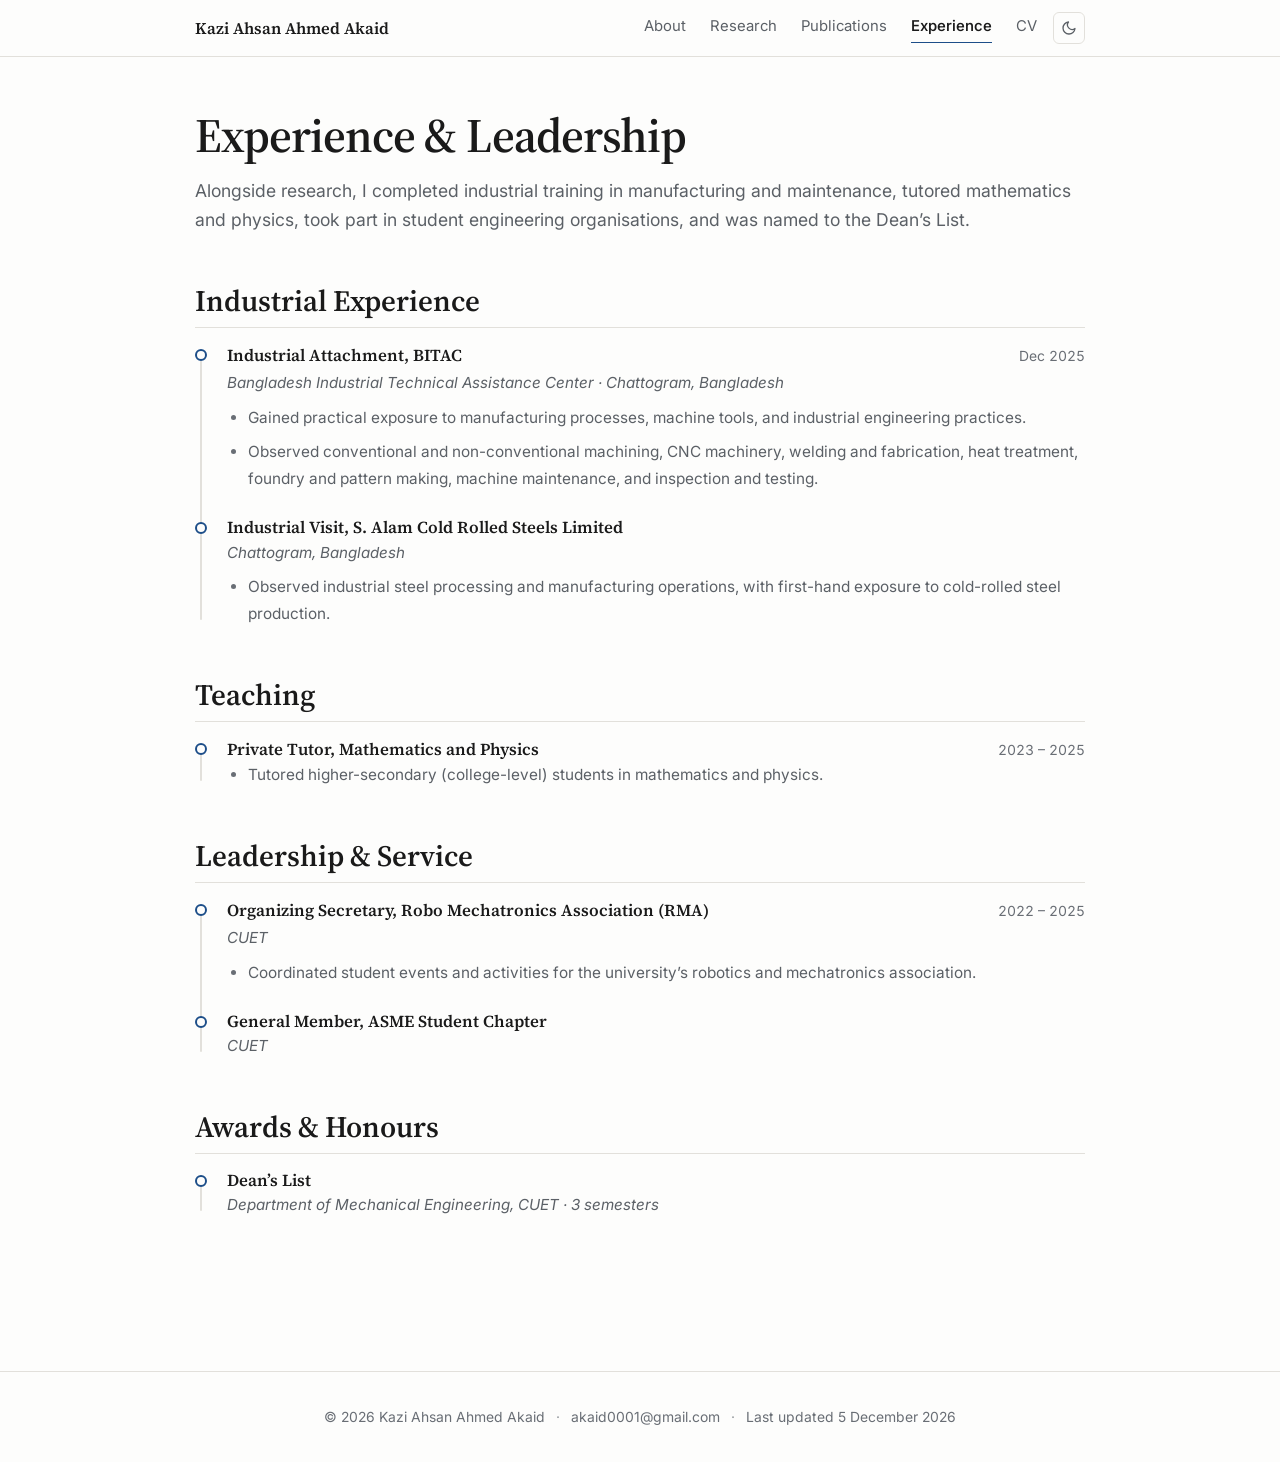
<file: experience.html>
<!DOCTYPE html>
<html lang="en">
<head>
<meta charset="utf-8">
<meta name="viewport" content="width=device-width, initial-scale=1">
<title>Experience &middot; Kazi Ahsan Ahmed Akaid</title>
<meta name="description" content="Industrial experience, leadership, and honours of Kazi Ahsan Ahmed Akaid.">
<meta name="author" content="Kazi Ahsan Ahmed Akaid">
<link rel="canonical" href="https://aakaid010.github.io/Akaid/experience.html">

<meta property="og:type" content="website">
<meta property="og:title" content="Experience · Kazi Ahsan Ahmed Akaid">
<meta property="og:description" content="Industrial experience, leadership, and honours.">
<meta property="og:url" content="https://aakaid010.github.io/Akaid/experience.html">
<meta property="og:image" content="https://aakaid010.github.io/Akaid/assets/img/profile.jpeg">
<meta name="twitter:card" content="summary">

<link rel="icon" href="assets/img/favicon.svg" type="image/svg+xml">
<link rel="apple-touch-icon" href="assets/img/profile.jpeg">

<!-- ===== FONTS - identical on all pages ===== -->
<link rel="preconnect" href="https://fonts.googleapis.com">
<link rel="preconnect" href="https://fonts.gstatic.com" crossorigin>
<link rel="stylesheet" href="https://fonts.googleapis.com/css2?family=Inter:wght@400;500;600&family=Source+Serif+4:ital,opsz,wght@0,8..60,400;0,8..60,600;1,8..60,400&display=swap">
<link rel="stylesheet" href="assets/css/style.css">

<!-- ===== THEME INIT - identical on all pages. Must stay inline and before
      the body renders, otherwise the wrong theme flashes on load. ===== -->
<script>
(function(){try{var t=localStorage.getItem("theme");if(t==="dark"||t==="light"){document.documentElement.setAttribute("data-theme",t);}}catch(e){}})();
</script>
</head>
<body>
<a class="skip-link" href="#main">Skip to content</a>

<!-- ===== NAV - identical on all pages. If you edit this, edit it in every
      .html file, then run `python check.py` to confirm they still match.
      See CONTENT-GUIDE.md. ===== -->
<nav class="site-nav" aria-label="Primary">
  <div class="site-nav__inner">
    <a class="site-nav__name" href="index.html">Kazi Ahsan Ahmed Akaid</a>
    <div class="site-nav__links">
      <a href="index.html">About</a>
      <a href="research.html">Research</a>
      <a href="publications.html">Publications</a>
      <a href="experience.html" aria-current="page">Experience</a>
      <a href="cv.html">CV</a>
    </div>
    <button class="theme-toggle" type="button" aria-label="Switch to dark theme">
      <svg class="icon-sun" viewBox="0 0 24 24" fill="none" stroke="currentColor" stroke-width="2" stroke-linecap="round" aria-hidden="true"><circle cx="12" cy="12" r="4.2"/><path d="M12 2v2M12 20v2M4.9 4.9l1.4 1.4M17.7 17.7l1.4 1.4M2 12h2M20 12h2M4.9 19.1l1.4-1.4M17.7 6.3l1.4-1.4"/></svg>
      <svg class="icon-moon" viewBox="0 0 24 24" fill="none" stroke="currentColor" stroke-width="2" stroke-linecap="round" stroke-linejoin="round" aria-hidden="true"><path d="M21 12.8A9 9 0 1 1 11.2 3a7 7 0 0 0 9.8 9.8z"/></svg>
    </button>
  </div>
</nav>

<main id="main">
  <div class="wrap">

    <header class="page-head">
      <h1>Experience &amp; Leadership</h1>
      <p class="lead">
        Alongside research, I completed industrial training in manufacturing
        and maintenance, tutored mathematics and physics, took part in student
        engineering organisations, and was named to the Dean&rsquo;s List.
      </p>
    </header>

    <section id="industry">
      <h2>Industrial Experience</h2>

      <div class="timeline">
      <div class="entry">
        <div class="entry__head">
          <h3 class="entry__title">Industrial Attachment, BITAC</h3>
          <span class="entry__date">Dec 2025</span>
        </div>
        <p class="entry__sub">Bangladesh Industrial Technical Assistance Center &middot; Chattogram, Bangladesh</p>
        <ul>
          <li>Gained practical exposure to manufacturing processes, machine tools, and industrial engineering practices.</li>
          <li>Observed conventional and non-conventional machining, CNC machinery, welding and fabrication, heat treatment, foundry and pattern making, machine maintenance, and inspection and testing.</li>
        </ul>
      </div>

      <div class="entry">
        <div class="entry__head">
          <h3 class="entry__title">Industrial Visit, S. Alam Cold Rolled Steels Limited</h3>
        </div>
        <p class="entry__sub">Chattogram, Bangladesh</p>
        <ul>
          <li>Observed industrial steel processing and manufacturing operations, with first-hand exposure to cold-rolled steel production.</li>
        </ul>
      </div>
      </div>

    </section>

    <section id="teaching">
      <h2>Teaching</h2>

      <div class="timeline">
      <div class="entry">
        <div class="entry__head">
          <h3 class="entry__title">Private Tutor, Mathematics and Physics</h3>
          <span class="entry__date">2023 &ndash; 2025</span>
        </div>
        <ul>
          <li>Tutored higher-secondary (college-level) students in mathematics and physics.</li>
        </ul>
      </div>
      </div>

    </section>

    <section id="leadership">
      <h2>Leadership &amp; Service</h2>

      <div class="timeline">
      <div class="entry">
        <div class="entry__head">
          <h3 class="entry__title">Organizing Secretary, Robo Mechatronics Association (RMA)</h3>
          <span class="entry__date">2022 &ndash; 2025</span>
        </div>
        <p class="entry__sub">CUET</p>
        <ul>
          <li>Coordinated student events and activities for the university&rsquo;s robotics and mechatronics association.</li>
        </ul>
      </div>

      <div class="entry">
        <div class="entry__head">
          <h3 class="entry__title">General Member, ASME Student Chapter</h3>
        </div>
        <p class="entry__sub">CUET</p>
      </div>
      </div>

    </section>

    <section id="recognition">
      <h2>Awards &amp; Honours</h2>
      <div class="timeline">
      <div class="entry">
        <div class="entry__head">
          <h3 class="entry__title">Dean&rsquo;s List</h3>
        </div>
        <p class="entry__sub">Department of Mechanical Engineering, CUET &middot; 3 semesters</p>
      </div>
      </div>
    </section>

  </div>
</main>

<!-- ===== FOOTER - identical on all pages ===== -->
<footer class="site-footer">
  <div class="site-footer__inner">
    <p>
      &copy; <span id="year">2026</span> Kazi Ahsan Ahmed Akaid
      <span class="sep" aria-hidden="true">&middot;</span>
      <a href="mailto:akaid0001@gmail.com">akaid0001@gmail.com</a>
      <span class="sep" aria-hidden="true">&middot;</span>
      <span class="nowrap">Last updated <time id="updated" datetime="2026-11-22">22 November 2026</time></span>
    </p>
  </div>
</footer>

<script src="assets/js/main.js"></script>
</body>
</html>
</file>
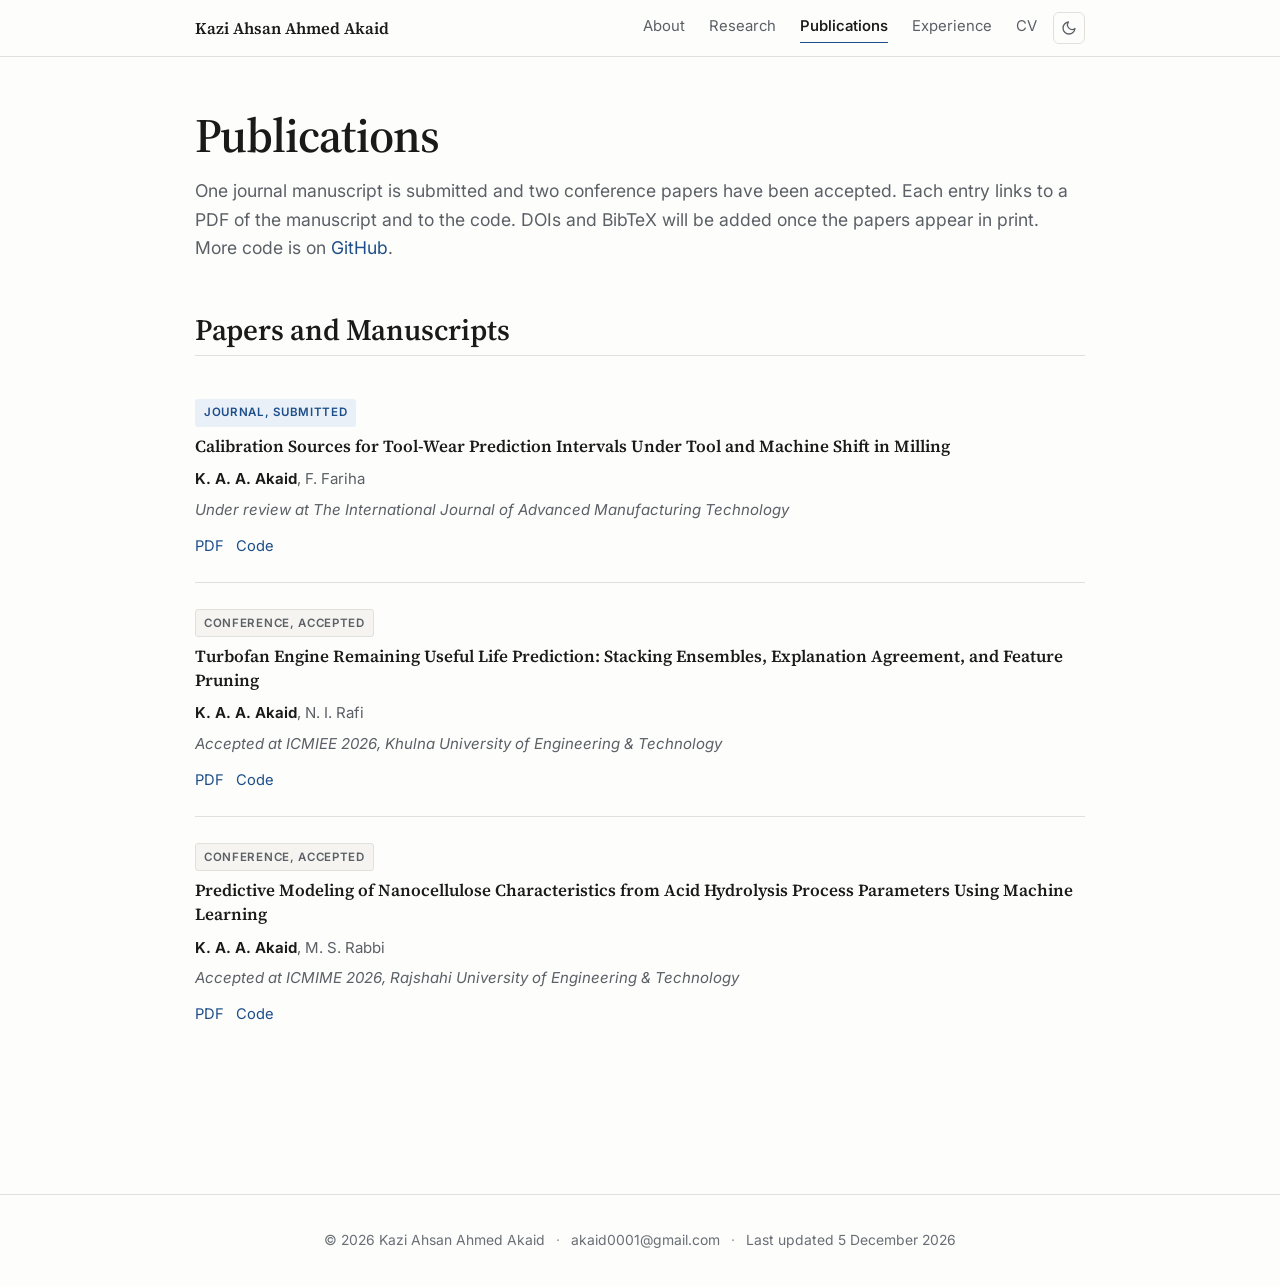
<file: publications.html>
<!DOCTYPE html>
<html lang="en">
<head>
<meta charset="utf-8">
<meta name="viewport" content="width=device-width, initial-scale=1">
<title>Publications &middot; Kazi Ahsan Ahmed Akaid</title>
<meta name="description" content="Publications and manuscripts by Kazi Ahsan Ahmed Akaid on turbofan RUL prediction, nanocellulose property prediction, and cutter-held-out tool-wear prediction.">
<meta name="author" content="Kazi Ahsan Ahmed Akaid">
<link rel="canonical" href="https://aakaid010.github.io/Akaid/publications.html">

<meta property="og:type" content="website">
<meta property="og:title" content="Publications · Kazi Ahsan Ahmed Akaid">
<meta property="og:description" content="Submitted conference papers and manuscripts on RUL prediction, explanation agreement, and machine learning for materials.">
<meta property="og:url" content="https://aakaid010.github.io/Akaid/publications.html">
<meta property="og:image" content="https://aakaid010.github.io/Akaid/assets/img/profile.jpeg">
<meta name="twitter:card" content="summary">

<link rel="icon" href="assets/img/favicon.svg" type="image/svg+xml">
<link rel="apple-touch-icon" href="assets/img/profile.jpeg">

<!-- ===== FONTS - identical on all pages ===== -->
<link rel="preconnect" href="https://fonts.googleapis.com">
<link rel="preconnect" href="https://fonts.gstatic.com" crossorigin>
<link rel="stylesheet" href="https://fonts.googleapis.com/css2?family=Inter:wght@400;500;600&family=Source+Serif+4:ital,opsz,wght@0,8..60,400;0,8..60,600;1,8..60,400&display=swap">
<link rel="stylesheet" href="assets/css/style.css">

<!-- ===== THEME INIT - identical on all pages. Must stay inline and before
      the body renders, otherwise the wrong theme flashes on load. ===== -->
<script>
(function(){try{var t=localStorage.getItem("theme");if(t==="dark"||t==="light"){document.documentElement.setAttribute("data-theme",t);}}catch(e){}})();
</script>

<!-- Machine-readable publication list.
     Note: Google Scholar's Highwire "citation_*" meta tags describe exactly ONE
     article per page, so they are deliberately NOT used here (this page lists
     several). schema.org ScholarlyArticle correctly supports a list.
     Entries are unpublished, so no datePublished or sameAs is given. Add both
     once a paper appears in proceedings. -->
<script type="application/ld+json">
{
  "@context": "https://schema.org",
  "@type": "ItemList",
  "itemListElement": [
    {
      "@type": "ListItem",
      "position": 1,
      "item": {
        "@type": "ScholarlyArticle",
        "name": "Turbofan Engine Remaining Useful Life Prediction: Stacking Ensembles, Explanation Agreement, and Feature Pruning",
        "author": [
          {"@type": "Person", "name": "Kazi Ahsan Ahmed Akaid"},
          {"@type": "Person", "name": "Nafiz Imtiaz Rafi"}
        ],
        "isPartOf": {"@type": "PublicationEvent", "name": "ICMIEE 2026, Khulna University of Engineering & Technology, accepted"}
      }
    },
    {
      "@type": "ListItem",
      "position": 2,
      "item": {
        "@type": "ScholarlyArticle",
        "name": "Predictive Modeling of Nanocellulose Characteristics from Acid Hydrolysis Process Parameters Using Machine Learning",
        "author": [
          {"@type": "Person", "name": "Kazi Ahsan Ahmed Akaid"},
          {"@type": "Person", "name": "M. S. Rabbi"}
        ],
        "isPartOf": {"@type": "PublicationEvent", "name": "ICMIME 2026, Rajshahi University of Engineering & Technology, accepted"}
      }
    },
    {
      "@type": "ListItem",
      "position": 3,
      "item": {
        "@type": "ScholarlyArticle",
        "name": "Calibration Sources for Tool-Wear Prediction Intervals Under Tool and Machine Shift in Milling",
        "author": [
          {"@type": "Person", "name": "Kazi Ahsan Ahmed Akaid"},
          {"@type": "Person", "name": "Faozia Fariha"}
        ],
        "isPartOf": {"@type": "PublicationEvent", "name": "The International Journal of Advanced Manufacturing Technology, under review"}
      }
    }
  ]
}
</script>
</head>
<body>
<a class="skip-link" href="#main">Skip to content</a>

<!-- ===== NAV - identical on all pages. If you edit this, edit it in every
      .html file, then run `python check.py` to confirm they still match.
      See CONTENT-GUIDE.md. ===== -->
<nav class="site-nav" aria-label="Primary">
  <div class="site-nav__inner">
    <a class="site-nav__name" href="index.html">Kazi Ahsan Ahmed Akaid</a>
    <div class="site-nav__links">
      <a href="index.html">About</a>
      <a href="research.html">Research</a>
      <a href="publications.html" aria-current="page">Publications</a>
      <a href="experience.html">Experience</a>
      <a href="cv.html">CV</a>
    </div>
    <button class="theme-toggle" type="button" aria-label="Switch to dark theme">
      <svg class="icon-sun" viewBox="0 0 24 24" fill="none" stroke="currentColor" stroke-width="2" stroke-linecap="round" aria-hidden="true"><circle cx="12" cy="12" r="4.2"/><path d="M12 2v2M12 20v2M4.9 4.9l1.4 1.4M17.7 17.7l1.4 1.4M2 12h2M20 12h2M4.9 19.1l1.4-1.4M17.7 6.3l1.4-1.4"/></svg>
      <svg class="icon-moon" viewBox="0 0 24 24" fill="none" stroke="currentColor" stroke-width="2" stroke-linecap="round" stroke-linejoin="round" aria-hidden="true"><path d="M21 12.8A9 9 0 1 1 11.2 3a7 7 0 0 0 9.8 9.8z"/></svg>
    </button>
  </div>
</nav>

<main id="main">
  <div class="wrap">

    <header class="page-head">
      <h1>Publications</h1>
      <p class="lead">
        One journal manuscript is submitted and two conference papers have
        been accepted. Each entry links to a PDF of the manuscript and to the
        code. DOIs and BibTeX will be added once the papers appear in print.
        More code is on
        <a href="https://github.com/aakaid010" target="_blank" rel="noopener">GitHub</a>.
      </p>
    </header>

    <section id="submitted">
      <h2>Papers and Manuscripts</h2>

      <!-- ===== PUBLICATION ENTRY - copy this whole <article> block to add one.
           Remember to give it a unique id and to mirror it on index.html. ===== -->
      <article class="pub" id="pub-toolwear">
        <span class="tag">Journal, submitted</span>
        <h3 class="pub__title">Calibration Sources for Tool-Wear Prediction Intervals Under Tool and Machine Shift in Milling</h3>
        <p class="pub__authors"><span class="me">K. A. A. Akaid</span>, F. Fariha</p>
        <p class="pub__venue">Under review at <em>The International Journal of Advanced Manufacturing Technology</em></p>
        <div class="pub__actions">
          <a class="btn-link" href="https://drive.google.com/file/d/1TyT5xRjjECq4xVHNZ_pbLGV1PhYtpohX/view?usp=sharing" target="_blank" rel="noopener">PDF</a>
          <a class="btn-link" href="https://github.com/aakaid010/phm2010-tool-wear-reliability" target="_blank" rel="noopener">Code</a>
        </div>
      </article>

      <article class="pub" id="pub-cmapss-2026">
        <span class="tag tag--muted">Conference, accepted</span>
        <h3 class="pub__title">Turbofan Engine Remaining Useful Life Prediction: Stacking Ensembles, Explanation Agreement, and Feature Pruning</h3>
        <p class="pub__authors"><span class="me">K. A. A. Akaid</span>, N. I. Rafi</p>
        <p class="pub__venue">Accepted at ICMIEE 2026, Khulna University of Engineering &amp; Technology</p>
        <div class="pub__actions">
          <a class="btn-link" href="https://drive.google.com/file/d/1jnvUd8DmauOi2-mee64Rz53QsE6EZbjF/view?usp=sharing" target="_blank" rel="noopener">PDF</a>
          <a class="btn-link" href="https://github.com/aakaid010/RUL-Prediction-using-Nasa-C-MAPSS-DATA" target="_blank" rel="noopener">Code</a>
        </div>
      </article>

      <article class="pub" id="pub-nanocellulose-2026">
        <span class="tag tag--muted">Conference, accepted</span>
        <h3 class="pub__title">Predictive Modeling of Nanocellulose Characteristics from Acid Hydrolysis Process Parameters Using Machine Learning</h3>
        <p class="pub__authors"><span class="me">K. A. A. Akaid</span>, M. S. Rabbi</p>
        <p class="pub__venue">Accepted at ICMIME 2026, Rajshahi University of Engineering &amp; Technology</p>
        <div class="pub__actions">
          <a class="btn-link" href="https://drive.google.com/file/d/1_D_SaeRuk-Vn8vOxQsK2rfXWs-V7PkDj/view?usp=sharing" target="_blank" rel="noopener">PDF</a>
          <a class="btn-link" href="https://github.com/aakaid010/NanoCNC-Predictor" target="_blank" rel="noopener">Code</a>
        </div>
      </article>
    </section>

  </div>
</main>

<!-- ===== FOOTER - identical on all pages ===== -->
<footer class="site-footer">
  <div class="site-footer__inner">
    <p>
      &copy; <span id="year">2026</span> Kazi Ahsan Ahmed Akaid
      <span class="sep" aria-hidden="true">&middot;</span>
      <a href="mailto:akaid0001@gmail.com">akaid0001@gmail.com</a>
      <span class="sep" aria-hidden="true">&middot;</span>
      <span class="nowrap">Last updated <time id="updated" datetime="2026-11-22">22 November 2026</time></span>
    </p>
  </div>
</footer>

<script src="assets/js/main.js"></script>
</body>
</html>
</file>
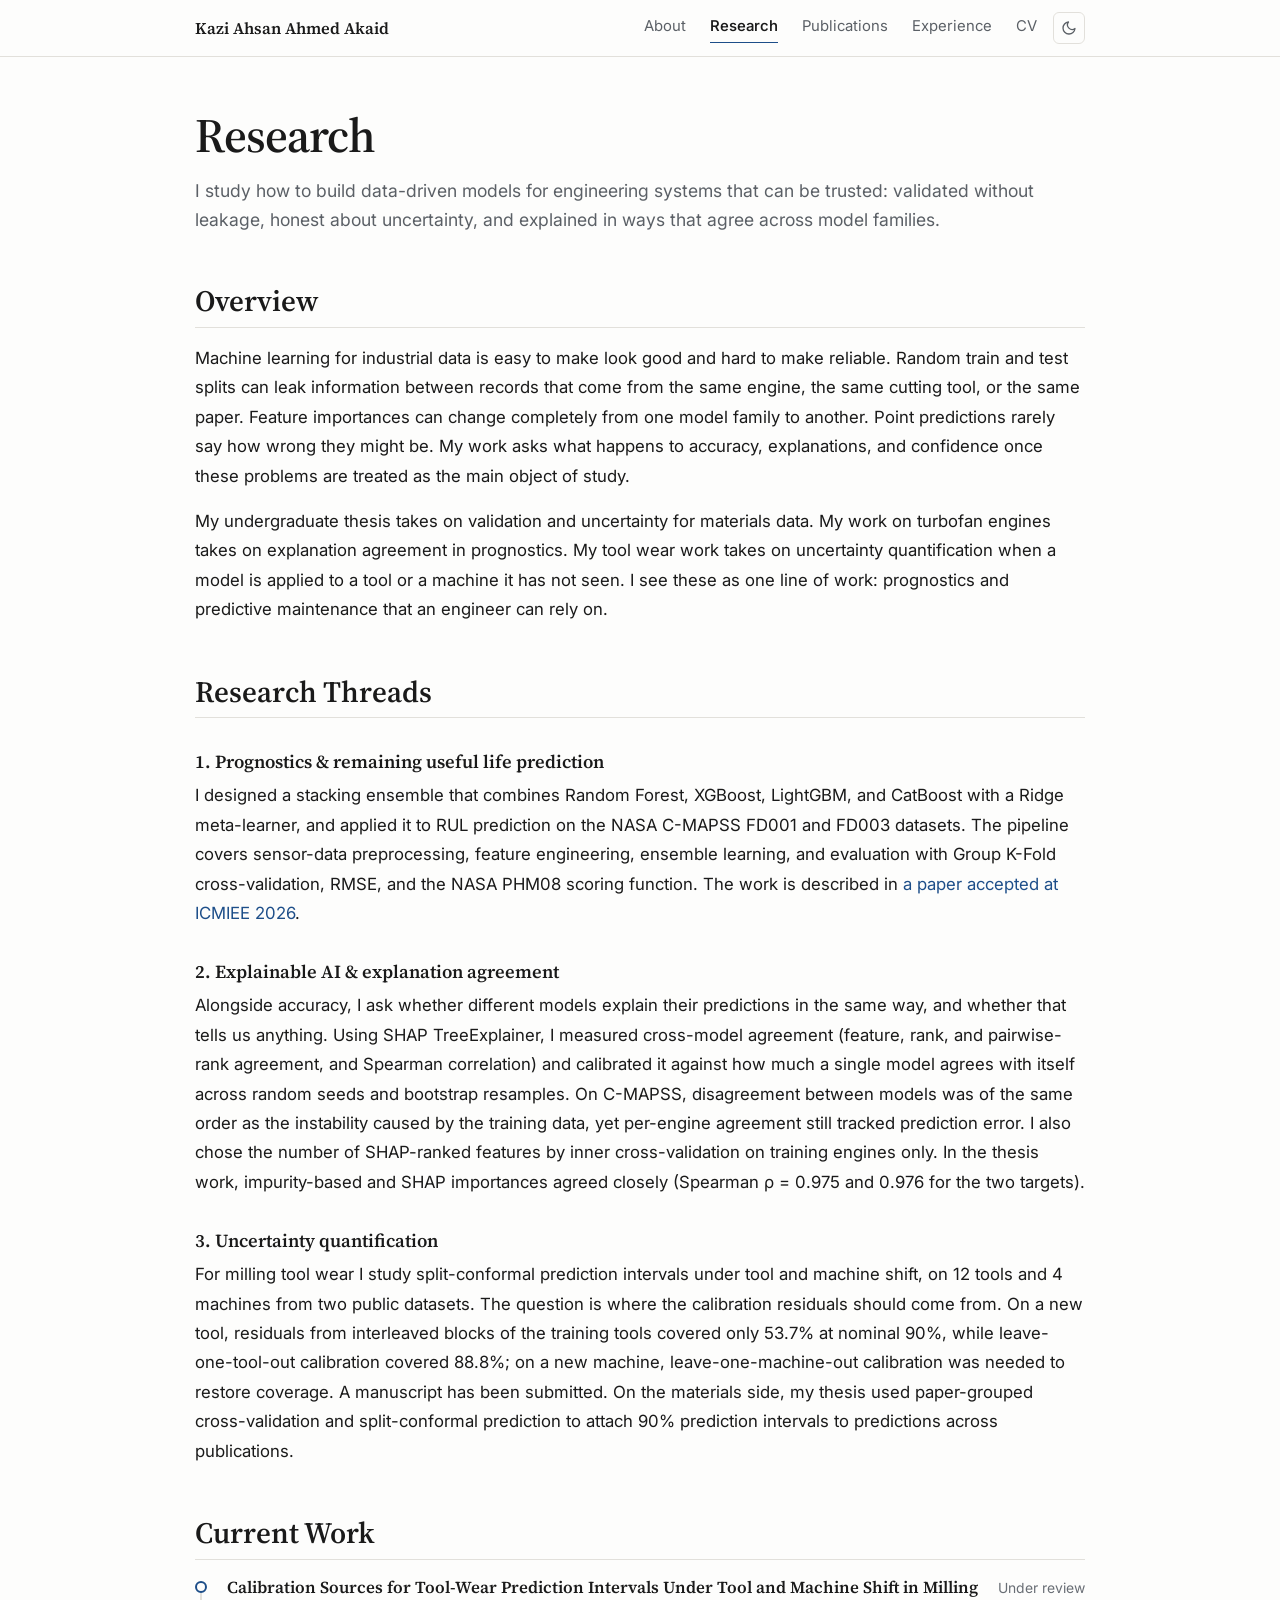
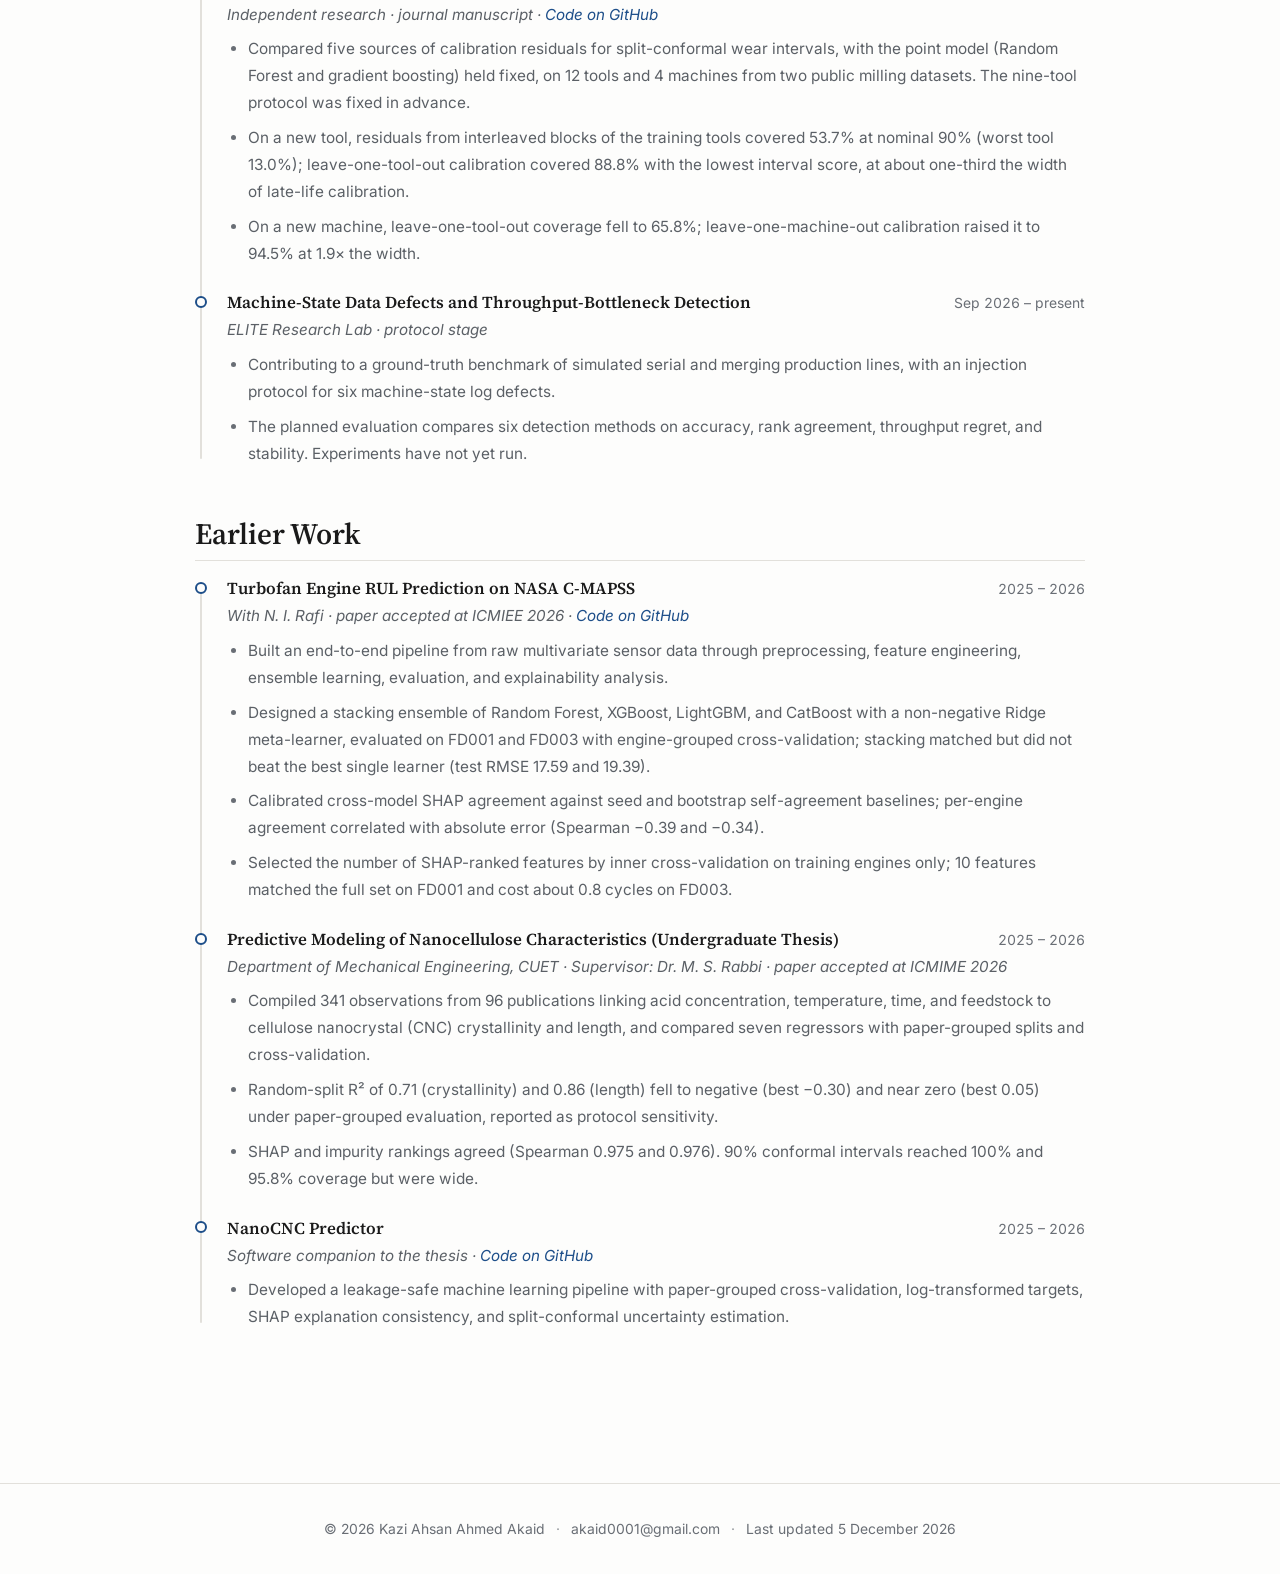
<file: research.html>
<!DOCTYPE html>
<html lang="en">
<head>
<meta charset="utf-8">
<meta name="viewport" content="width=device-width, initial-scale=1">
<title>Research &middot; Kazi Ahsan Ahmed Akaid</title>
<meta name="description" content="Research by Kazi Ahsan Ahmed Akaid on remaining useful life prediction, explanation agreement, and uncertainty quantification.">
<meta name="author" content="Kazi Ahsan Ahmed Akaid">
<link rel="canonical" href="https://aakaid010.github.io/Akaid/research.html">

<meta property="og:type" content="website">
<meta property="og:title" content="Research · Kazi Ahsan Ahmed Akaid">
<meta property="og:description" content="Remaining useful life prediction, explanation agreement, and uncertainty quantification.">
<meta property="og:url" content="https://aakaid010.github.io/Akaid/research.html">
<meta property="og:image" content="https://aakaid010.github.io/Akaid/assets/img/profile.jpeg">
<meta name="twitter:card" content="summary">

<link rel="icon" href="assets/img/favicon.svg" type="image/svg+xml">
<link rel="apple-touch-icon" href="assets/img/profile.jpeg">

<!-- ===== FONTS - identical on all pages ===== -->
<link rel="preconnect" href="https://fonts.googleapis.com">
<link rel="preconnect" href="https://fonts.gstatic.com" crossorigin>
<link rel="stylesheet" href="https://fonts.googleapis.com/css2?family=Inter:wght@400;500;600&family=Source+Serif+4:ital,opsz,wght@0,8..60,400;0,8..60,600;1,8..60,400&display=swap">
<link rel="stylesheet" href="assets/css/style.css">

<!-- ===== THEME INIT - identical on all pages. Must stay inline and before
      the body renders, otherwise the wrong theme flashes on load. ===== -->
<script>
(function(){try{var t=localStorage.getItem("theme");if(t==="dark"||t==="light"){document.documentElement.setAttribute("data-theme",t);}}catch(e){}})();
</script>
</head>
<body>
<a class="skip-link" href="#main">Skip to content</a>

<!-- ===== NAV - identical on all pages. If you edit this, edit it in every
      .html file, then run `python check.py` to confirm they still match.
      See CONTENT-GUIDE.md. ===== -->
<nav class="site-nav" aria-label="Primary">
  <div class="site-nav__inner">
    <a class="site-nav__name" href="index.html">Kazi Ahsan Ahmed Akaid</a>
    <div class="site-nav__links">
      <a href="index.html">About</a>
      <a href="research.html" aria-current="page">Research</a>
      <a href="publications.html">Publications</a>
      <a href="experience.html">Experience</a>
      <a href="cv.html">CV</a>
    </div>
    <button class="theme-toggle" type="button" aria-label="Switch to dark theme">
      <svg class="icon-sun" viewBox="0 0 24 24" fill="none" stroke="currentColor" stroke-width="2" stroke-linecap="round" aria-hidden="true"><circle cx="12" cy="12" r="4.2"/><path d="M12 2v2M12 20v2M4.9 4.9l1.4 1.4M17.7 17.7l1.4 1.4M2 12h2M20 12h2M4.9 19.1l1.4-1.4M17.7 6.3l1.4-1.4"/></svg>
      <svg class="icon-moon" viewBox="0 0 24 24" fill="none" stroke="currentColor" stroke-width="2" stroke-linecap="round" stroke-linejoin="round" aria-hidden="true"><path d="M21 12.8A9 9 0 1 1 11.2 3a7 7 0 0 0 9.8 9.8z"/></svg>
    </button>
  </div>
</nav>

<main id="main">
  <div class="wrap">

    <header class="page-head">
      <h1>Research</h1>
      <p class="lead">
        I study how to build data-driven models for engineering systems that
        can be trusted: validated without leakage, honest about uncertainty,
        and explained in ways that agree across model families.
      </p>
    </header>

    <section id="statement">
      <h2>Overview</h2>
      <p>
        Machine learning for industrial data is easy to make look good and hard
        to make reliable. Random train and test splits can leak information
        between records that come from the same engine, the same cutting tool, or the
        same paper. Feature importances can change completely from one model
        family to another. Point predictions rarely say how wrong they might be.
        My work asks what happens to accuracy, explanations, and confidence
        once these problems are treated as the main object of study.
      </p>
      <p>
        My undergraduate thesis takes on validation and uncertainty for
        materials data. My work on turbofan engines takes on
        explanation agreement in prognostics. My tool wear work takes on uncertainty quantification when a model is applied to a tool or a machine it has not seen.
        I see these as one line of work: prognostics and predictive maintenance
        that an engineer can rely on.
      </p>
    </section>

    <section id="threads">
      <h2>Research Threads</h2>

      <h3>1. Prognostics &amp; remaining useful life prediction</h3>
      <p>
        I designed a stacking ensemble that combines Random Forest, XGBoost,
        LightGBM, and CatBoost with a Ridge meta-learner, and applied it to
        RUL prediction on the NASA C-MAPSS FD001 and FD003 datasets. The
        pipeline covers sensor-data preprocessing, feature engineering,
        ensemble learning, and evaluation with Group K-Fold cross-validation,
        RMSE, and the NASA PHM08 scoring function. The work is described in
        <a href="publications.html#pub-cmapss-2026">a paper accepted at ICMIEE 2026</a>.
      </p>

      <h3>2. Explainable AI &amp; explanation agreement</h3>
      <p>
        Alongside accuracy, I ask whether different models explain their
        predictions in the same way, and whether that tells us anything. Using
        SHAP TreeExplainer, I measured cross-model agreement (feature, rank, and
        pairwise-rank agreement, and Spearman correlation) and calibrated it
        against how much a single model agrees with itself across random seeds
        and bootstrap resamples. On C-MAPSS, disagreement between models was of
        the same order as the instability caused by the training data, yet
        per-engine agreement still tracked prediction error. I also chose the
        number of SHAP-ranked features by inner cross-validation on training
        engines only. In the thesis work, impurity-based and SHAP
        importances agreed closely (Spearman&nbsp;&rho;&nbsp;=&nbsp;0.975 and 0.976 for the two targets).
      </p>

      <h3>3. Uncertainty quantification</h3>
      <p>
        For milling tool wear I study split-conformal prediction intervals
        under tool and machine shift, on 12 tools and 4 machines from two
        public datasets. The question is where the calibration residuals should
        come from. On a new tool, residuals from interleaved blocks of the
        training tools covered only 53.7% at nominal 90%, while leave-one-tool-out
        calibration covered 88.8%; on a new machine, leave-one-machine-out
        calibration was needed to restore coverage. A manuscript has been
        submitted. On the materials side, my thesis used paper-grouped
        cross-validation and split-conformal prediction to attach 90%
        prediction intervals to predictions across publications.
      </p>
    </section>

    <section id="projects">
      <h2>Current Work</h2>

      <div class="timeline">
      <div class="entry">
        <div class="entry__head">
          <h3 class="entry__title">Calibration Sources for Tool-Wear Prediction Intervals Under Tool and Machine Shift in Milling</h3>
          <span class="entry__date">Under review</span>
        </div>
        <p class="entry__sub">Independent research &middot; journal manuscript &middot; <a href="https://github.com/aakaid010/phm2010-tool-wear-reliability" target="_blank" rel="noopener">Code on GitHub</a></p>
        <ul>
          <li>Compared five sources of calibration residuals for split-conformal wear intervals, with the point model (Random Forest and gradient boosting) held fixed, on 12 tools and 4 machines from two public milling datasets. The nine-tool protocol was fixed in advance.</li>
          <li>On a new tool, residuals from interleaved blocks of the training tools covered 53.7% at nominal 90% (worst tool 13.0%); leave-one-tool-out calibration covered 88.8% with the lowest interval score, at about one-third the width of late-life calibration.</li>
          <li>On a new machine, leave-one-tool-out coverage fell to 65.8%; leave-one-machine-out calibration raised it to 94.5% at 1.9&times; the width.</li>
        </ul>
      </div>

      <div class="entry">
        <div class="entry__head">
          <h3 class="entry__title">Machine-State Data Defects and Throughput-Bottleneck Detection</h3>
          <span class="entry__date">Sep 2026 &ndash; present</span>
        </div>
        <p class="entry__sub">ELITE Research Lab &middot; protocol stage</p>
        <ul>
          <li>Contributing to a ground-truth benchmark of simulated serial and merging production lines, with an injection protocol for six machine-state log defects.</li>
          <li>The planned evaluation compares six detection methods on accuracy, rank agreement, throughput regret, and stability. Experiments have not yet run.</li>
        </ul>
      </div>
      </div>

    </section>

    <section id="past">
      <h2>Earlier Work</h2>

      <div class="timeline">
      <div class="entry">
        <div class="entry__head">
          <h3 class="entry__title">Turbofan Engine RUL Prediction on NASA C-MAPSS</h3>
          <span class="entry__date">2025 &ndash; 2026</span>
        </div>
        <p class="entry__sub">With N. I. Rafi &middot; paper accepted at ICMIEE 2026 &middot; <a href="https://github.com/aakaid010/RUL-Prediction-using-Nasa-C-MAPSS-DATA" target="_blank" rel="noopener">Code on GitHub</a></p>
        <ul>
          <li>Built an end-to-end pipeline from raw multivariate sensor data through preprocessing, feature engineering, ensemble learning, evaluation, and explainability analysis.</li>
          <li>Designed a stacking ensemble of Random Forest, XGBoost, LightGBM, and CatBoost with a non-negative Ridge meta-learner, evaluated on FD001 and FD003 with engine-grouped cross-validation; stacking matched but did not beat the best single learner (test RMSE 17.59 and 19.39).</li>
          <li>Calibrated cross-model SHAP agreement against seed and bootstrap self-agreement baselines; per-engine agreement correlated with absolute error (Spearman &minus;0.39 and &minus;0.34).</li>
          <li>Selected the number of SHAP-ranked features by inner cross-validation on training engines only; 10 features matched the full set on FD001 and cost about 0.8 cycles on FD003.</li>
        </ul>
      </div>

      <div class="entry">
        <div class="entry__head">
          <h3 class="entry__title">Predictive Modeling of Nanocellulose Characteristics (Undergraduate Thesis)</h3>
          <span class="entry__date">2025 &ndash; 2026</span>
        </div>
        <p class="entry__sub">Department of Mechanical Engineering, CUET &middot; Supervisor: Dr. M. S. Rabbi &middot; paper accepted at ICMIME 2026</p>
        <ul>
          <li>Compiled 341 observations from 96 publications linking acid concentration, temperature, time, and feedstock to cellulose nanocrystal (CNC) crystallinity and length, and compared seven regressors with paper-grouped splits and cross-validation.</li>
          <li>Random-split R&sup2; of 0.71 (crystallinity) and 0.86 (length) fell to negative (best &minus;0.30) and near zero (best 0.05) under paper-grouped evaluation, reported as protocol sensitivity.</li>
          <li>SHAP and impurity rankings agreed (Spearman 0.975 and 0.976). 90% conformal intervals reached 100% and 95.8% coverage but were wide.</li>
        </ul>
      </div>

      <div class="entry">
        <div class="entry__head">
          <h3 class="entry__title">NanoCNC Predictor</h3>
          <span class="entry__date">2025 &ndash; 2026</span>
        </div>
        <p class="entry__sub">Software companion to the thesis &middot; <a href="https://github.com/aakaid010/NanoCNC-Predictor" target="_blank" rel="noopener">Code on GitHub</a></p>
        <ul>
          <li>Developed a leakage-safe machine learning pipeline with paper-grouped cross-validation, log-transformed targets, SHAP explanation consistency, and split-conformal uncertainty estimation.</li>
        </ul>
      </div>
      </div>

    </section>

  </div>
</main>

<!-- ===== FOOTER - identical on all pages ===== -->
<footer class="site-footer">
  <div class="site-footer__inner">
    <p>
      &copy; <span id="year">2026</span> Kazi Ahsan Ahmed Akaid
      <span class="sep" aria-hidden="true">&middot;</span>
      <a href="mailto:akaid0001@gmail.com">akaid0001@gmail.com</a>
      <span class="sep" aria-hidden="true">&middot;</span>
      <span class="nowrap">Last updated <time id="updated" datetime="2026-11-22">22 November 2026</time></span>
    </p>
  </div>
</footer>

<script src="assets/js/main.js"></script>
</body>
</html>
</file>
<file: assets/css/style.css>
/* ==========================================================================
   Kazi Ahsan Ahmed Akaid - academic site
   Single stylesheet. No frameworks, no build step.
   Sections: 1 tokens | 2 reset | 3 typography | 4 layout | 5 nav | 6 hero
             7 components | 8 footer | 9 responsive | 10 print
   ========================================================================== */

/* ---------- 1. Design tokens ---------- */
:root {
  --bg:            #fdfdfc;
  --bg-surface:    #f5f4f1;
  --text:          #1a1a1a;
  --text-muted:    #5b6066;
  --text-faint:    #696e75;   /* 4.5:1 on --bg; do not lighten past this */
  --border:        #e2e0db;
  --border-strong: #cfccc5;
  --accent:        #1d4e89;
  --accent-hover:  #143761;
  --accent-soft:   #eaf0f8;
  --warn:          #a1442a;   /* pitfall callouts; 6:1 on --bg */
  --selection:     #d8e4f2;

  --font-serif: "Source Serif 4", Charter, Georgia, "Times New Roman", serif;
  --font-sans:  Inter, -apple-system, BlinkMacSystemFont, "Segoe UI", Roboto, Helvetica, Arial, sans-serif;
  --font-mono:  ui-monospace, SFMono-Regular, Menlo, Consolas, monospace;

  /* One column width for nav, hero, content, and footer, so the page keeps a
     single left edge. Splitting these produced a visible step mid-page.
     930 - 2x20 gutters = 890px of content. */
  --measure: 930px;
  --gutter:  20px;

  --space-1: .25rem; --space-2: .5rem;  --space-3: .75rem; --space-4: 1rem;
  --space-5: 1.5rem; --space-6: 2rem;   --space-7: 3rem;   --space-8: 4.5rem;

  --radius:    6px;
  --radius-lg: 10px;
}

/* Dark palette applies for the explicit toggle AND for system dark when the
   user has not explicitly chosen light. Both blocks are required. */
@media (prefers-color-scheme: dark) {
  :root:not([data-theme="light"]) {
    --bg:            #14161a;
    --bg-surface:    #1b1e24;
    --text:          #e7e5e2;
    --text-muted:    #a8adb4;
    --text-faint:    #8b919a;
    --border:        #31353d;
    --border-strong: #3a3f48;
    --accent:        #8fb8e8;
    --accent-hover:  #b0cef1;
    --accent-soft:   #1e2a3a;
    --warn:          #e0916f;
    --selection:     #2b3d55;
  }
}
:root[data-theme="dark"] {
  --bg:            #14161a;
  --bg-surface:    #1b1e24;
  --text:          #e7e5e2;
  --text-muted:    #a8adb4;
  --text-faint:    #8b919a;
  --border:        #31353d;
  --border-strong: #3a3f48;
  --accent:        #8fb8e8;
  --accent-hover:  #b0cef1;
  --accent-soft:   #1e2a3a;
  --warn:          #e0916f;
  --selection:     #2b3d55;
}

/* ---------- 2. Reset ---------- */
*, *::before, *::after { box-sizing: border-box; }
html { -webkit-text-size-adjust: 100%; scroll-behavior: smooth; scroll-padding-top: 5rem; }
@media (prefers-reduced-motion: reduce) {
  html { scroll-behavior: auto; }
  *, *::before, *::after { animation-duration: .01ms !important; transition-duration: .01ms !important; }
}
body {
  margin: 0;
  background: var(--bg);
  color: var(--text);
  font-family: var(--font-sans);
  font-size: 1.05rem;
  line-height: 1.75;
  -webkit-font-smoothing: antialiased;
  text-rendering: optimizeLegibility;
  /* Push the footer to the bottom of the viewport when content is short. */
  min-height: 100vh;
  min-height: 100dvh;
  display: flex;
  flex-direction: column;
  /* DOIs and URLs are single unbreakable tokens; without this they overflow
     the viewport on a 320px phone. */
  overflow-wrap: break-word;
}
::selection { background: var(--selection); }
img { max-width: 100%; height: auto; display: block; }

/* ---------- 3. Typography ---------- */
h1, h2, h3, h4 {
  font-family: var(--font-serif); font-weight: 600; line-height: 1.25;
  color: var(--text); margin: 0;
}
h1 { font-size: 3rem; letter-spacing: -.02em; }
h2 {
  font-size: 1.85rem; margin-top: var(--space-7); margin-bottom: var(--space-4);
  padding-bottom: var(--space-2); border-bottom: 1px solid var(--border);
}
h3 { font-size: 1.15rem; margin-top: var(--space-6); margin-bottom: var(--space-2); }
h4 { font-size: 1rem; margin-bottom: var(--space-1); }
p  { margin: 0 0 var(--space-4); }
a  {
  color: var(--accent); text-decoration: none;
  border-bottom: 1px solid transparent; transition: color .15s, border-color .15s;
}
a:hover { color: var(--accent-hover); border-bottom-color: currentColor; }
a:focus-visible, button:focus-visible, summary:focus-visible {
  outline: 2px solid var(--accent); outline-offset: 3px; border-radius: 2px;
}
strong { font-weight: 650; color: var(--text); }
ul, ol { margin: 0 0 var(--space-4); padding-left: 1.3rem; }
li { margin-bottom: var(--space-2); }
li::marker { color: var(--text-faint); }
code {
  font-family: var(--font-mono); font-size: .875em; background: var(--bg-surface);
  padding: .12em .35em; border-radius: 3px; border: 1px solid var(--border);
}
hr { border: 0; border-top: 1px solid var(--border); margin: var(--space-7) 0; }

blockquote {
  margin: var(--space-5) 0; padding-left: var(--space-5);
  border-left: 2px solid var(--border-strong);
  color: var(--text-muted); font-style: italic;
}
blockquote p:last-child { margin-bottom: 0; }
pre {
  margin: 0 0 var(--space-4); padding: var(--space-4);
  background: var(--bg-surface); border: 1px solid var(--border);
  border-radius: var(--radius); font-family: var(--font-mono);
  font-size: .82rem; line-height: 1.6; overflow-x: auto;
}
pre code { background: none; border: 0; padding: 0; font-size: inherit; }
figure { margin: var(--space-6) 0; }
figcaption {
  font-size: .87rem; color: var(--text-faint);
  margin-top: var(--space-3); text-align: center;
}

.muted { color: var(--text-muted); }
.faint { color: var(--text-faint); font-size: .9rem; }
.nowrap { white-space: nowrap; }
.lead  { font-size: 1.1rem; line-height: 1.62; color: var(--text-muted); }
.visually-hidden {
  position: absolute; width: 1px; height: 1px; padding: 0; margin: -1px;
  overflow: hidden; clip: rect(0 0 0 0); white-space: nowrap; border: 0;
}

/* ---------- 4. Layout ---------- */
.skip-link {
  position: absolute; left: var(--space-4); top: -100px; z-index: 100;
  background: var(--accent); color: #fdfdfc; padding: var(--space-2) var(--space-4);
  border-radius: var(--radius); transition: top .15s;
}
.skip-link:focus { top: var(--space-4); }
/* --accent is light in dark mode, so the label flips to dark ink. */
:root[data-theme="dark"] .skip-link { color: #14161a; }
@media (prefers-color-scheme: dark) {
  :root:not([data-theme="light"]) .skip-link { color: #14161a; }
}

.wrap { max-width: var(--measure); margin: 0 auto; padding: 0 var(--gutter); }
main       { padding-bottom: var(--space-8); flex: 1 0 auto; }
[id]       { scroll-margin-top: 5rem; }   /* clear the sticky nav on jumps */
.page-head { padding-top: var(--space-7); }
.page-head h1 { margin-bottom: var(--space-3); }

/* ---------- 5. Navigation ---------- */
.site-nav {
  position: sticky; top: 0; z-index: 50;
  background: var(--bg);
  border-bottom: 1px solid var(--border);
}
@supports (backdrop-filter: blur(10px)) {
  .site-nav {
    background: color-mix(in srgb, var(--bg) 86%, transparent);
    backdrop-filter: saturate(180%) blur(10px);
    -webkit-backdrop-filter: saturate(180%) blur(10px);
  }
}
.site-nav__inner {
  max-width: var(--measure); margin: 0 auto; padding: var(--space-3) var(--gutter);
  display: flex; align-items: center; justify-content: space-between; gap: var(--space-4);
}
.site-nav__name {
  font-family: var(--font-serif); font-weight: 600; font-size: 1.02rem;
  color: var(--text); border-bottom: 0; white-space: nowrap;
}
.site-nav__name:hover { color: var(--accent); border-bottom: 0; }
.site-nav__links {
  display: flex; align-items: center; gap: var(--space-5);
  flex-wrap: wrap; margin-left: auto;
}
.site-nav__links a {
  font-size: .93rem; color: var(--text-muted);
  border-bottom: 1.5px solid transparent; padding-bottom: 2px;
}
.site-nav__links a:hover { color: var(--text); border-bottom-color: var(--border-strong); }
.site-nav__links a[aria-current="page"] {
  color: var(--text); font-weight: 550; border-bottom-color: var(--accent);
}

.theme-toggle {
  display: inline-flex; align-items: center; justify-content: center;
  width: 32px; height: 32px; padding: 0; flex: none;
  background: transparent; border: 1px solid var(--border); border-radius: var(--radius);
  color: var(--text-muted); cursor: pointer;
  transition: color .15s, border-color .15s, background .15s;
}
.theme-toggle:hover { color: var(--text); border-color: var(--border-strong); background: var(--bg-surface); }
.theme-toggle svg { width: 16px; height: 16px; }
/* The icon names the theme the button switches TO, matching its aria-label. */
.theme-toggle .icon-sun { display: none; }
:root[data-theme="dark"] .theme-toggle .icon-sun  { display: block; }
:root[data-theme="dark"] .theme-toggle .icon-moon { display: none; }
@media (prefers-color-scheme: dark) {
  :root:not([data-theme="light"]) .theme-toggle .icon-sun  { display: block; }
  :root:not([data-theme="light"]) .theme-toggle .icon-moon { display: none; }
}

/* ---------- 6. Hero (homepage) ---------- */
/* The horizontal padding must use --gutter: .hero is declared after .wrap, so
   a `padding: x y z` shorthand here overrides .wrap's gutters entirely. */
.hero {
  display: grid; grid-template-columns: 200px 1fr; gap: var(--space-7);
  align-items: start; padding: var(--space-8) var(--gutter) var(--space-6);
}
.hero__photo {
  width: 200px; height: 200px; border-radius: var(--radius-lg);
  object-fit: cover; border: 1px solid var(--border); background: var(--bg-surface);
}
/* Optical alignment with the photo. The h1's box top already sits level with
   the image, but the cap height of the first letter lands 0.3125em lower:
   half-leading, plus the gap between the font's ascender and its cap height.
   Measured on Source Serif 4 (ascender 50, cap 32 at 48px, line-height 1.25).
   Expressed in em so it stays correct at every heading size. */
.hero__name { font-size: 3rem; margin-top: -.3125em; margin-bottom: var(--space-3); }
.hero__role { font-size: 1.08rem; color: var(--text-muted); margin-bottom: var(--space-4); }
.hero__role a { color: var(--text-muted); border-bottom: 1px solid var(--border-strong); }
.hero__role a:hover { color: var(--accent); }
.hero__tagline {
  font-family: var(--font-serif); font-size: 1.2rem; font-style: italic;
  line-height: 1.6; color: var(--text); margin: 0 0 var(--space-5);
  padding-left: var(--space-4); border-left: 2px solid var(--accent);
}

/* Contact / social row */
.contact-row { display: flex; flex-wrap: wrap; gap: var(--space-2) var(--space-4); align-items: center; }
.contact-row a {
  display: inline-flex; align-items: center; gap: .4rem;
  font-size: .92rem; color: var(--text-muted); border-bottom: 1px solid transparent;
}
.contact-row a:hover { color: var(--accent); border-bottom-color: currentColor; }
.contact-row svg { width: 15px; height: 15px; flex: none; }

/* ---------- 7. Components ---------- */

/* Research interest blocks */
.interest { margin-bottom: var(--space-5); }
.interest h3 {
  margin-top: 0; margin-bottom: var(--space-1); font-family: var(--font-sans);
  font-size: 1.08rem; font-weight: 650; letter-spacing: .01em;
}
.interest p { margin: 0; color: var(--text-muted); font-size: .97rem; }

/* News list */
.news { list-style: none; padding: 0; margin: 0; }
.news li {
  display: grid; grid-template-columns: 6.5rem 1fr; gap: var(--space-4);
  padding: var(--space-3) 0; border-bottom: 1px solid var(--border); margin: 0;
}
.news li:last-child { border-bottom: 0; }
/* .news li sets display:grid, which would otherwise beat the [hidden] default. */
.news li[hidden] { display: none; }
.news-toggle {
  display: inline-flex; align-items: center; gap: .35rem;
  margin-top: var(--space-4);
  font-family: var(--font-sans); font-size: .84rem; line-height: 1.5;
  padding: .3rem .7rem; border-radius: var(--radius);
  border: 1px solid var(--border-strong); color: var(--text-muted);
  background: transparent; cursor: pointer;
}
.news-toggle:hover { color: var(--accent); border-color: var(--accent); background: var(--accent-soft); }
.news-toggle::after {
  content: ""; width: 7px; height: 7px;
  border-right: 1.5px solid currentColor; border-bottom: 1.5px solid currentColor;
  transform: translateY(-2px) rotate(45deg); transition: transform .15s;
}
.news-toggle[aria-expanded="true"]::after { transform: translateY(1px) rotate(-135deg); }
.news time {
  color: var(--text-faint); font-size: .87rem;
  font-variant-numeric: tabular-nums; padding-top: .15rem;
}
.news p { margin: 0; font-size: .97rem; }

/* Publication entries */
.pub { padding: var(--space-5) 0; border-bottom: 1px solid var(--border); }
.pub:last-of-type { border-bottom: 0; }
.pub__title {
  font-family: var(--font-serif); font-size: 1.06rem; font-weight: 600;
  line-height: 1.4; margin: 0 0 var(--space-2);
}
.pub__authors { font-size: .94rem; color: var(--text-muted); margin: 0 0 var(--space-1); }
.pub__authors .me { color: var(--text); font-weight: 650; }
.pub__venue { font-size: .94rem; color: var(--text-muted); font-style: italic; margin: 0 0 var(--space-3); }
/* DOI and BibTeX sit on one action row. When the BibTeX panel opens it takes
   the full width so the code block is not squeezed into a chip-sized column. */
.pub__actions {
  display: flex; flex-wrap: wrap; align-items: flex-start;
  gap: var(--space-3); margin-top: var(--space-3);
}
.pub__actions .bibtex { margin: 0; display: flex; flex-direction: column; align-items: flex-start; }
.pub__actions .bibtex[open] { flex: 1 1 100%; }
.pub__actions .bibtex[open] summary::before { content: none; }

.tag {
  display: inline-block; font-size: .72rem; font-weight: 600; letter-spacing: .06em;
  text-transform: uppercase; padding: .18rem .5rem; border-radius: 3px;
  background: var(--accent-soft); color: var(--accent); border: 1px solid transparent;
  margin-bottom: var(--space-2);
}
.tag--muted { background: var(--bg-surface); color: var(--text-muted); border-color: var(--border); }

.btn-link, .bibtex summary {
  display: inline-flex; align-items: center; gap: .3rem;
  font-family: var(--font-sans); font-size: .92rem; line-height: 1.5;
  padding: 0; border: 0; border-bottom: 1px solid transparent;
  color: var(--accent); background: none; cursor: pointer; white-space: nowrap;
}
.btn-link:hover, .bibtex summary:hover {
  color: var(--accent-hover); border-bottom-color: currentColor;
}
/* Separates the run without needing markup between the link and the details. */
.pub__actions .bibtex summary::before {
  content: "\0000B7"; margin-right: .7rem; color: var(--text-faint);
  border-bottom: 0; cursor: default;
}

/* BibTeX disclosure */
.bibtex { margin-top: var(--space-3); }
.bibtex summary { list-style: none; user-select: none; }
.bibtex summary::-webkit-details-marker { display: none; }
/* Chevron that rotates when the panel opens. */
.bibtex summary::after {
  content: ""; width: 7px; height: 7px; margin-left: .1rem;
  border-right: 1.5px solid currentColor; border-bottom: 1.5px solid currentColor;
  transform: translateY(-2px) rotate(45deg); transition: transform .15s;
}
.bibtex[open] summary::after { transform: translateY(1px) rotate(-135deg); }
.bibtex[open] summary { margin-bottom: var(--space-3); }
.bibtex__panel { position: relative; }
.bibtex__copy {
  position: absolute; top: var(--space-2); right: var(--space-2);
  font-family: var(--font-sans); font-size: .74rem; line-height: 1;
  padding: .3rem .5rem; border-radius: 4px; cursor: pointer;
  border: 1px solid var(--border-strong); background: var(--bg); color: var(--text-muted);
}
.bibtex__copy:hover { color: var(--accent); border-color: var(--accent); }
.bibtex pre {
  margin: 0; padding: var(--space-4) var(--space-6) var(--space-4) var(--space-4);
  background: var(--bg-surface);
  border: 1px solid var(--border); border-radius: var(--radius);
  font-family: var(--font-mono); font-size: .78rem; line-height: 1.55;
  overflow-x: auto; color: var(--text-muted);
}

/* CV / timeline entries */
.entry { margin-bottom: var(--space-5); }
.entry__head {
  display: flex; justify-content: space-between; align-items: baseline;
  gap: var(--space-4); flex-wrap: wrap;
}
.entry__title { font-family: var(--font-serif); font-size: 1.05rem; font-weight: 600; margin: 0; }
.entry__date {
  font-size: .87rem; color: var(--text-faint); font-variant-numeric: tabular-nums;
  white-space: nowrap; flex: none;
}
.entry__sub { font-size: .95rem; color: var(--text-muted); font-style: italic; margin: .1rem 0 var(--space-2); }
.entry ul { margin-bottom: 0; }
.entry ul li { font-size: .96rem; color: var(--text-muted); }

/* Vertical timeline: a rail with one node per entry. Used for education,
   appointments, projects, and supervision. */
.timeline { position: relative; padding-left: 2rem; }
.timeline::before {
  content: ""; position: absolute; left: 5px; top: .35rem; bottom: .5rem;
  width: 2px; background: var(--border); border-radius: 1px;
}
.timeline .entry { position: relative; }
.timeline .entry:last-child { margin-bottom: 0; }
.timeline .entry::before {
  content: ""; position: absolute; left: -2rem; top: .3rem;
  width: 12px; height: 12px; border-radius: 50%;
  background: var(--bg); border: 2px solid var(--accent);
}

/* Definition-style rows (skills, languages) */
.rows { display: grid; gap: var(--space-3); margin: 0; }
.row { display: grid; grid-template-columns: 11rem 1fr; gap: var(--space-4); align-items: baseline; }
.row dt { font-weight: 600; font-size: .93rem; }
.row dd { margin: 0; color: var(--text-muted); font-size: .96rem; }

/* Callout / download */
.callout {
  display: flex; align-items: center; justify-content: space-between; gap: var(--space-4);
  flex-wrap: wrap; padding: var(--space-4) var(--space-5);
  background: var(--bg-surface); border: 1px solid var(--border); border-radius: var(--radius-lg);
  margin-bottom: var(--space-6);
}
.callout p { margin: 0; font-size: .95rem; color: var(--text-muted); }
.btn {
  display: inline-flex; align-items: center; gap: .45rem; flex: none;
  background: var(--accent); color: #fdfdfc; font-size: .92rem; font-weight: 550;
  padding: .5rem 1rem; border-radius: var(--radius); border: 1px solid var(--accent);
}
.btn:hover {
  background: var(--accent-hover); border-color: var(--accent-hover);
  color: #fdfdfc; border-bottom-color: var(--accent-hover);
}
:root[data-theme="dark"] .btn, :root[data-theme="dark"] .btn:hover { color: #14161a; }
@media (prefers-color-scheme: dark) {
  :root:not([data-theme="light"]) .btn,
  :root:not([data-theme="light"]) .btn:hover { color: #14161a; }
}
.btn svg { width: 15px; height: 15px; }

.section-more { margin-top: var(--space-5); font-size: .93rem; }

/* ---------- 7b. Notes and long-form posts ---------- */

/* Index listing */
.note-list { list-style: none; padding: 0; margin: 0; }
.note-card {
  display: grid; grid-template-columns: 104px 1fr; gap: var(--space-5);
  align-items: start; padding: var(--space-5) 0;
  border-bottom: 1px solid var(--border); margin: 0;
}
.note-card:last-child { border-bottom: 0; }
.note-card__thumb {
  width: 104px; height: 104px; border-radius: var(--radius);
  border: 1px solid var(--border); background: var(--bg-surface);
}
.note-card__title {
  font-family: var(--font-serif); font-size: 1.14rem; font-weight: 600;
  line-height: 1.35; margin: 0 0 var(--space-1);
}
.note-card__title a { color: var(--text); }
.note-card__title a:hover { color: var(--accent); }
.note-card__meta {
  font-size: .85rem; color: var(--text-faint);
  font-variant-numeric: tabular-nums; margin: 0 0 var(--space-2);
}
.note-card p { margin: 0; font-size: .97rem; color: var(--text-muted); }

/* Post header and hero figure */
.post-head { padding-top: var(--space-7); margin-bottom: var(--space-5); }
.post-head h1 { font-size: 2.6rem; line-height: 1.2; margin-bottom: var(--space-3); }
.post-meta {
  font-size: .88rem; color: var(--text-faint);
  font-variant-numeric: tabular-nums; margin: 0;
}
.hero-figure {
  display: block; width: 100%; height: auto;
  border: 1px solid var(--border); border-radius: var(--radius-lg);
  margin-bottom: var(--space-6); background: var(--bg-surface);
}
.phd-callout {
  margin-top: 1.25rem;
  padding: 0.85rem 1.1rem;
  border-left: 4px solid var(--accent);
  border-radius: 6px;
  background: color-mix(in srgb, var(--accent) 10%, transparent);
  animation: phd-pulse 2.2s ease-in-out infinite;
}

@keyframes phd-pulse {
  0%, 100% { opacity: 1; }
  50% { opacity: 0.65; }
}

@media (prefers-reduced-motion: reduce) {
  .phd-callout { animation: none; }
}
/* Numbered pipeline stages. Plain HTML rather than SVG so the text stays
   selectable, translatable, and legible at every width. */
.stages { list-style: none; padding: 0; margin: 0 0 var(--space-6); counter-reset: stage; }
.stage {
  display: grid; grid-template-columns: 2.1rem 1fr; gap: var(--space-4);
  padding: var(--space-5) 0; border-bottom: 1px solid var(--border);
  margin: 0; counter-increment: stage;
}
.stage:last-child { border-bottom: 0; }
.stage::before {
  content: counter(stage);
  font-family: var(--font-serif); font-size: 1.25rem; font-weight: 600;
  color: var(--accent); line-height: 1.3;
}
.stage h3 { margin: 0 0 var(--space-2); font-size: 1.06rem; }
.stage p { margin: 0 0 var(--space-3); font-size: .98rem; }
.stage p:last-child { margin-bottom: 0; }
.stage__mistake {
  border-left: 2px solid var(--warn); padding-left: var(--space-4);
  color: var(--text-muted);
}
.stage__mistake strong { color: var(--warn); }

/* Standalone pitfall callout */
.pitfall {
  background: var(--bg-surface);
  border: 1px solid var(--border); border-left: 3px solid var(--warn);
  border-radius: var(--radius); padding: var(--space-4) var(--space-5);
  margin: var(--space-5) 0;
}
.pitfall h4 {
  font-family: var(--font-sans); font-size: .76rem; font-weight: 650;
  letter-spacing: .07em; text-transform: uppercase;
  color: var(--warn); margin: 0 0 var(--space-2);
}
.pitfall p { margin: 0 0 var(--space-3); font-size: .97rem; }
.pitfall p:last-child { margin-bottom: 0; }

/* Closing checklist */
.checklist { list-style: none; padding: 0; margin: 0 0 var(--space-4); }
.checklist li {
  position: relative; padding-left: 1.75rem;
  margin-bottom: var(--space-3); font-size: .98rem;
}
.checklist li::before {
  content: ""; position: absolute; left: 0; top: .5em;
  width: 9px; height: 9px; border-radius: 2px;
  border: 1.5px solid var(--accent);
}

/* ---------- 7c. Back to top ---------- */
/* Injected by main.js, so it needs no markup on any page. */
.to-top {
  position: fixed;
  right: clamp(16px, 3vw, 32px);
  bottom: clamp(16px, 3vw, 32px);
  z-index: 60;
  width: 44px; height: 44px; padding: 0;
  display: inline-flex; align-items: center; justify-content: center;
  border-radius: 50%;
  border: 1px solid var(--border-strong);
  background: var(--bg-surface);
  color: var(--text-muted);
  cursor: pointer;

  /* Hidden until the reader has scrolled. visibility keeps it out of the tab
     order while hidden; opacity and transform do the actual animation. */
  opacity: 0;
  visibility: hidden;
  transform: translateY(12px) scale(.9);
  transition: opacity .28s ease,
              transform .28s cubic-bezier(.22, .9, .3, 1),
              visibility .28s,
              background .18s ease,
              border-color .18s ease;
}
.to-top.is-visible { opacity: 1; visibility: visible; transform: none; }
.to-top:hover { color: var(--accent); border-color: var(--accent); }
.to-top svg { width: 19px; height: 19px; display: block; }

@media (prefers-reduced-motion: reduce) {
  .to-top { transition: opacity .01ms, visibility .01ms; transform: none; }
}

/* ---------- 8. Footer ---------- */
.site-footer {
  border-top: 1px solid var(--border); padding: var(--space-6) 0;
  margin-top: var(--space-8); color: var(--text-faint); font-size: .87rem;
  flex-shrink: 0;
}
.site-footer__inner {
  max-width: var(--measure); margin: 0 auto; padding: 0 var(--gutter);
  text-align: center;
}
.site-footer p { margin: 0; line-height: 1.9; }
.site-footer .sep { margin: 0 .45rem; color: var(--text-faint); opacity: .7; }
.site-footer a { color: var(--text-faint); }
.site-footer a:hover { color: var(--accent); }

/* ---------- 9. Responsive ---------- */

/* Below this width the name and five links no longer fit on one line, so the
   nav becomes two tidy rows instead of wrapping raggedly. */
@media (max-width: 780px) {
  .site-nav__inner { flex-wrap: wrap; padding: var(--space-2) var(--gutter); }
  .site-nav__name { order: 1; font-size: .98rem; }
  .theme-toggle   { order: 2; margin-left: auto; }
  .site-nav__links {
    order: 3; flex-basis: 100%; margin-left: 0;
    justify-content: space-between; gap: var(--space-2); flex-wrap: nowrap;
  }
  /* Vertical padding brings each link to a ~44px touch target. */
  .site-nav__links a { font-size: .85rem; padding: .7rem 0; }
  [id] { scroll-margin-top: 6.5rem; }
}

@media (max-width: 980px) {
  h1, .hero__name { font-size: 2.5rem; }
  .post-head h1 { font-size: 2.2rem; }
  h2 { font-size: 1.6rem; }
}

@media (max-width: 700px) {
  body { font-size: 1rem; }
  h1, .hero__name { font-size: 1.95rem; }
  .post-head h1 { font-size: 1.75rem; }
  h2 { font-size: 1.35rem; margin-top: var(--space-7); }
  /* Gutters must change at the same breakpoint for nav, content, and
     footer, or the page gains a step in its left edge. */
  :root { --gutter: 16px; }
  .hero { grid-template-columns: 1fr; gap: var(--space-5); padding: var(--space-6) var(--gutter) var(--space-5); }
  .hero__photo { width: 140px; height: 140px; }
  .hero__name { margin-top: 0; }
  .news li { grid-template-columns: 1fr; gap: var(--space-1); }
  .row { grid-template-columns: 1fr; gap: var(--space-1); }
  .callout { flex-direction: column; align-items: flex-start; }
  .note-card { grid-template-columns: 1fr; gap: var(--space-3); }
  .note-card__thumb { width: 84px; height: 84px; }
  .post-head h1 { font-size: 1.65rem; }
  .stage { grid-template-columns: 1.6rem 1fr; gap: var(--space-3); }
  .timeline { padding-left: 1.5rem; }
  .timeline .entry::before { left: -1.5rem; }
}
@media (max-width: 430px) {
  .site-nav__name { font-size: .93rem; }
  .site-nav__links { gap: var(--space-1); }
  .site-nav__links a { font-size: .8rem; }
}

@media (max-width: 345px) {
  .site-nav__links {
    display: grid; grid-template-columns: repeat(3, auto);
    justify-content: space-between; gap: 0 var(--space-2);
  }
}

/* ---------- 10. Print ---------- */
@media print {
  .site-nav, .site-footer, .theme-toggle, .skip-link, .callout, .bibtex,
  .to-top, .news-toggle { display: none !important; }
  body { background: #fff; color: #000; font-size: 10.5pt; }
  a { color: #000; border: 0; }
  h2 { margin-top: 1.2rem; }
}
</file>
